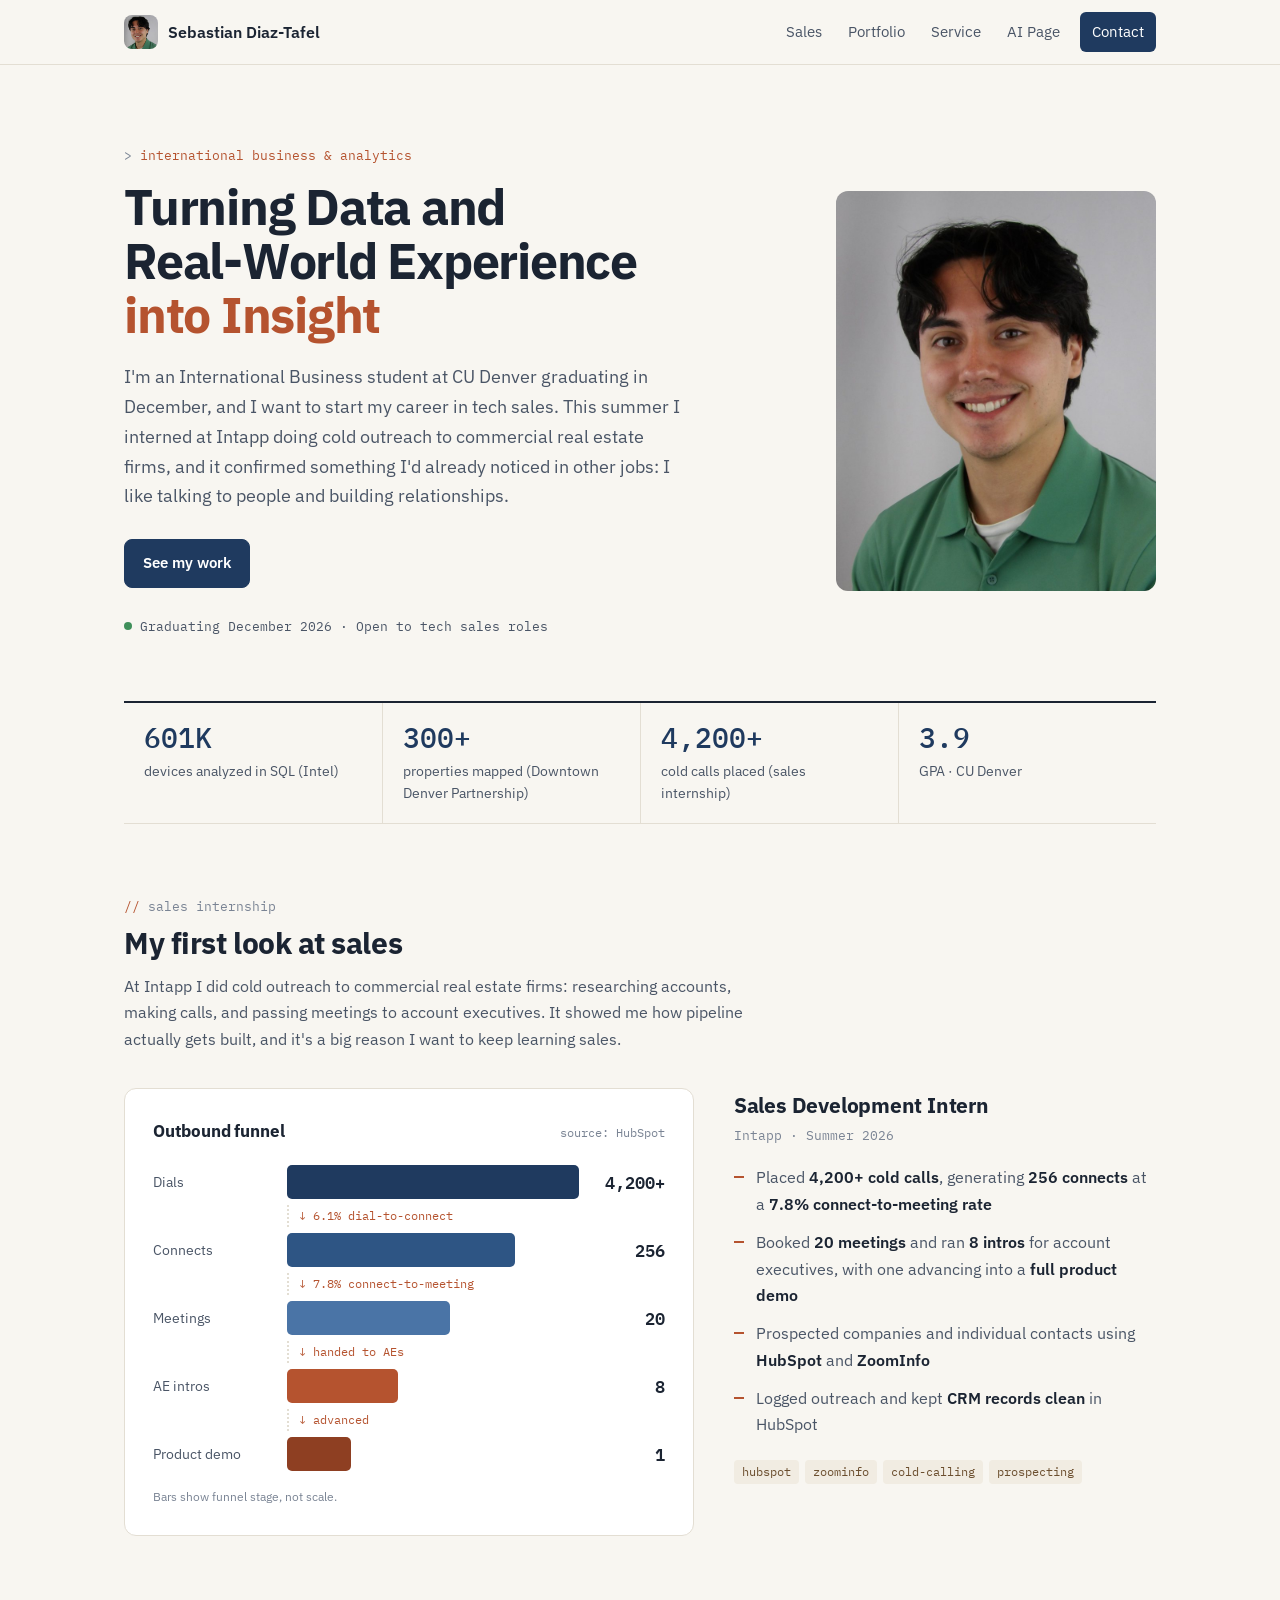
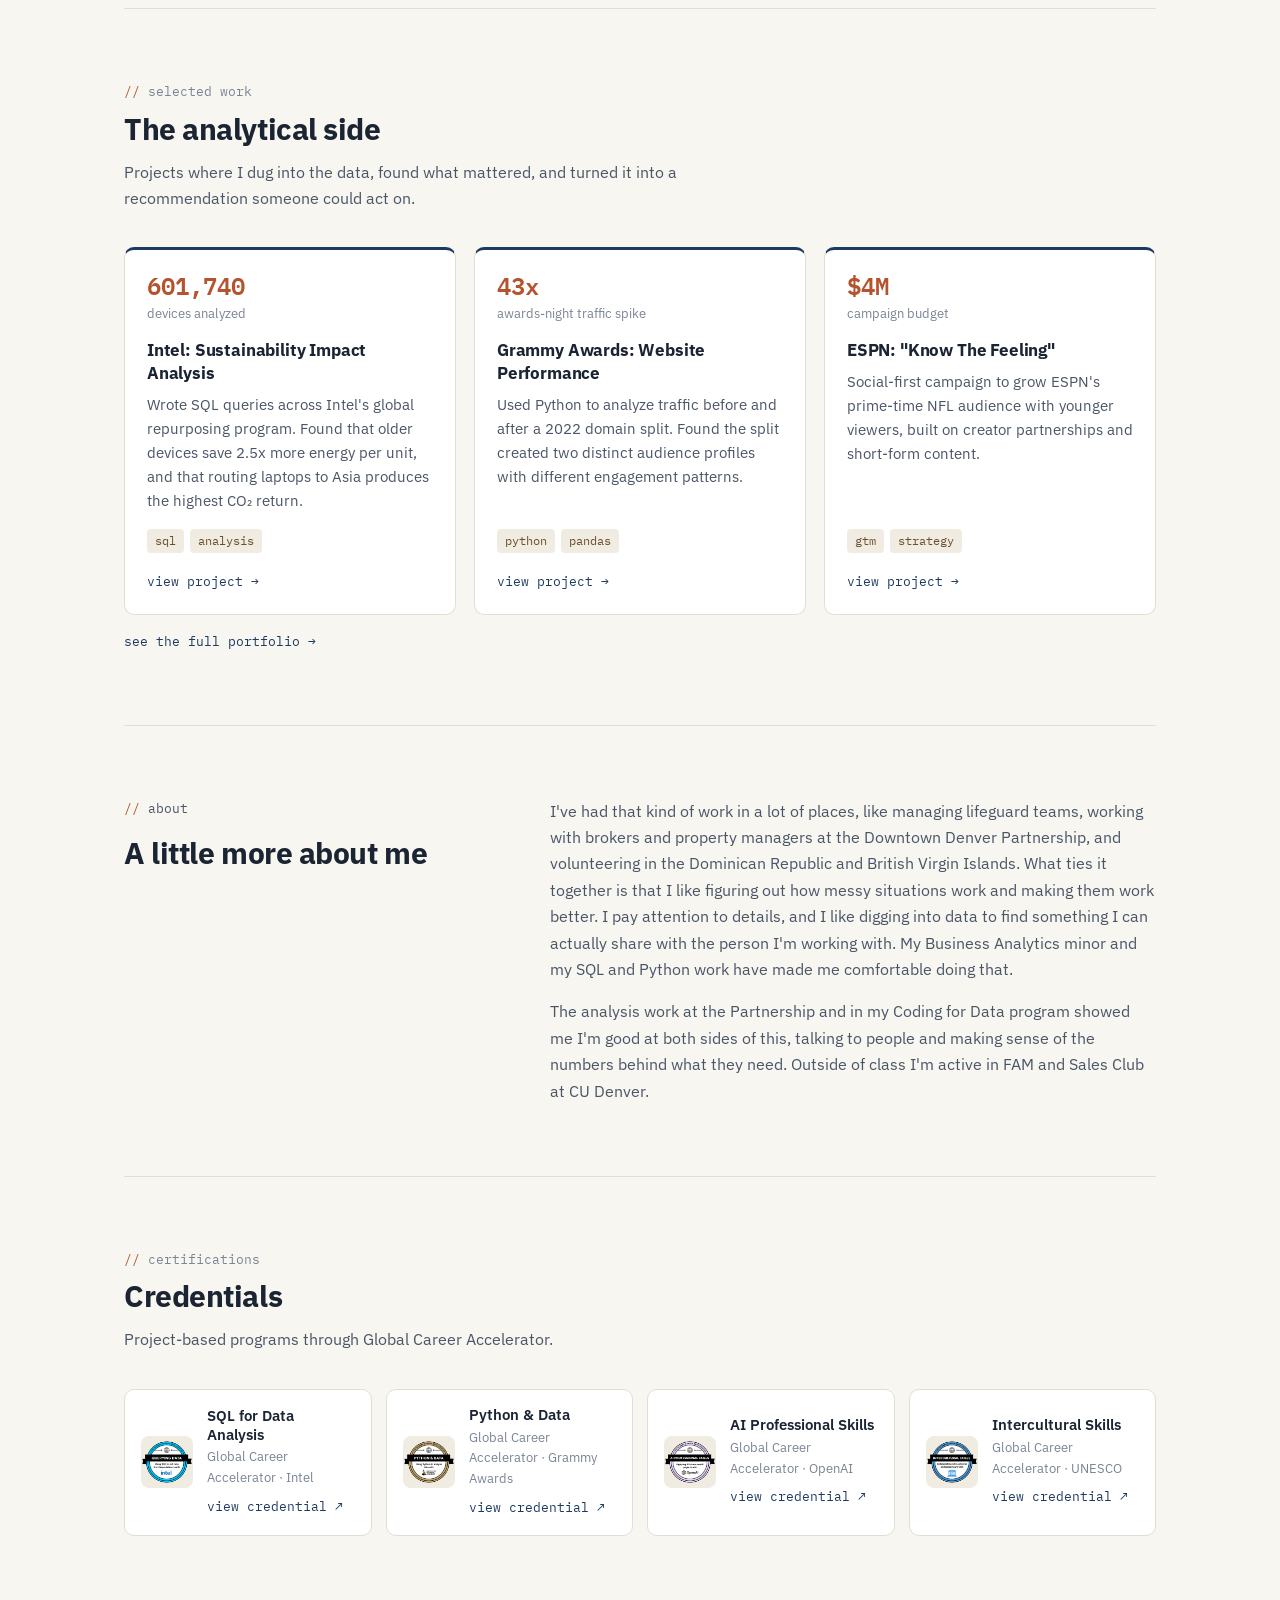
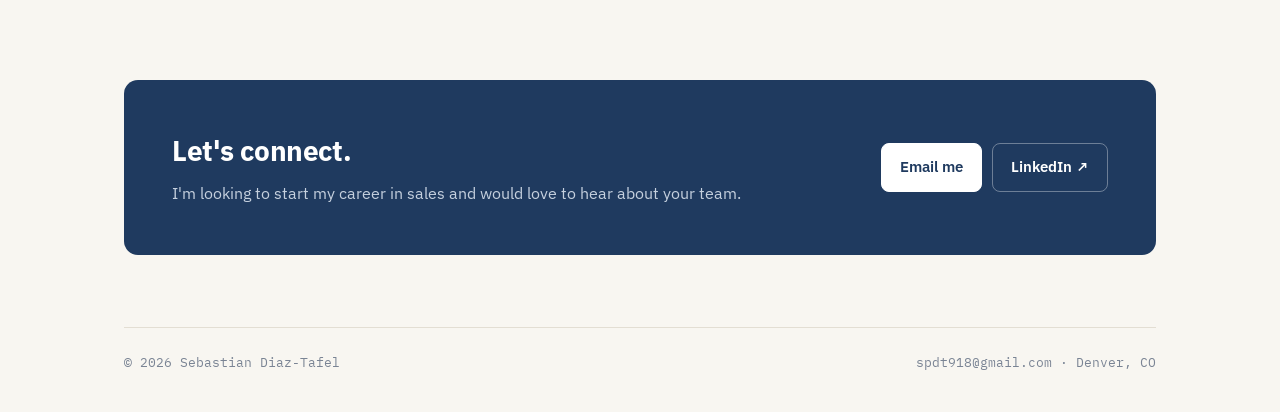
<file: index.html>
<!DOCTYPE html>
<html lang="en">
<head>
  <meta charset="utf-8" />
  <meta name="viewport" content="width=device-width,initial-scale=1" />
  <title>Sebastian Diaz-Tafel | International Business &amp; Analytics</title>
  <meta name="description" content="Sebastian Diaz-Tafel: International Business and Analytics student at CU Denver interested in building a career in sales." />
  <link rel="icon" type="image/jpeg" href="img/headshot_2026_square.jpg" />
  <link rel="preconnect" href="https://fonts.googleapis.com" />
  <link rel="preconnect" href="https://fonts.gstatic.com" crossorigin />
  <link href="https://fonts.googleapis.com/css2?family=IBM+Plex+Mono:wght@400;500;600&family=IBM+Plex+Sans:wght@400;500;600;700&display=swap" rel="stylesheet" />
  <link rel="stylesheet" href="css/site.css?v=24" />
</head>
<body>

<header class="site-header">
  <nav class="container nav">
    <a class="brand" href="index.html"><img src="img/headshot_2026_square.jpg" alt="" />Sebastian Diaz-Tafel</a>
    <ul>
      <li><a href="#sales">Sales</a></li>
      <li><a href="portfolio.html">Portfolio</a></li>
      <li><a href="portfolio.html#service">Service</a></li>
      <li><a href="https://spdt918-cell.github.io/webproject/" target="_blank" rel="noopener">AI Page</a></li>
      <li><a class="cta" href="contact.html">Contact</a></li>
    </ul>
  </nav>
</header>

<main class="container">

  <!-- ============ HERO ============ -->
  <section class="hero">
    <div>
      <p class="eyebrow">international business &amp; analytics</p>
      <!-- EDIT: headline. The <span> part shows in the terracotta accent color. -->
      <h1>Turning Data and Real&#8209;World Experience <span>into Insight</span></h1>
      <p class="lede">I'm an International Business student at CU Denver graduating in December, and I want to start my career in tech sales. This summer I interned at Intapp doing cold outreach to commercial real estate firms, and it confirmed something I'd already noticed in other jobs: I like talking to people and building relationships.</p>
      <div class="btns">
        <a class="btn primary" href="#work">See my work</a>
      </div>
      <div class="status"><i></i>Graduating December 2026 · Open to tech sales roles</div>
    </div>
    <div class="portrait">
      <img src="img/headshot_2026.jpg?v=2" alt="Sebastian Diaz-Tafel" />
    </div>
  </section>

  <!-- ============ STAT STRIP ============ -->
  <div class="strip">
    <div><div class="n">601K</div><div class="l">devices analyzed in SQL (Intel)</div></div>
    <div><div class="n">300+</div><div class="l">properties mapped (Downtown Denver Partnership)</div></div>
    <div><div class="n">4,200+</div><div class="l">cold calls placed (sales internship)</div></div>
    <div><div class="n">3.9</div><div class="l">GPA · CU Denver</div></div>
  </div>

  <!-- ============ SALES INTERNSHIP ============ -->
  <section class="sec flush" id="sales">
    <p class="sec-label">sales internship</p>
    <h2 class="sec-title">My first look at sales</h2>
    <p class="sec-sub">At Intapp I did cold outreach to commercial real estate firms: researching accounts, making calls, and passing meetings to account executives. It showed me how pipeline actually gets built, and it's a big reason I want to keep learning sales.</p>

    <div class="pipe-wrap">
      <div class="pipe">
        <div class="pipe-head"><h3>Outbound funnel</h3><span>source: HubSpot</span></div>
        <div class="stage s1"><span class="name">Dials</span><div class="bar"></div><span class="val">4,200+</span></div>
        <div class="conv"><span>↓ 6.1% dial-to-connect</span></div>
        <div class="stage s2"><span class="name">Connects</span><div class="bar"></div><span class="val">256</span></div>
        <div class="conv"><span>↓ 7.8% connect-to-meeting</span></div>
        <div class="stage s3"><span class="name">Meetings</span><div class="bar"></div><span class="val">20</span></div>
        <div class="conv"><span>↓ handed to AEs</span></div>
        <div class="stage s4"><span class="name">AE intros</span><div class="bar"></div><span class="val">8</span></div>
        <div class="conv"><span>↓ advanced</span></div>
        <div class="stage s5"><span class="name">Product demo</span><div class="bar"></div><span class="val">1</span></div>
        <p class="pipe-note">Bars show funnel stage, not scale.</p>
      </div>

      <div class="role">
        <!-- EDIT: confirm your actual title -->
        <h3>Sales Development Intern</h3>
        <p class="co">Intapp · Summer 2026</p>
        <ul class="dash-list">
          <li>Placed <strong>4,200+ cold calls</strong>, generating <strong>256 connects</strong> at a <strong>7.8% connect-to-meeting rate</strong></li>
          <li>Booked <strong>20 meetings</strong> and ran <strong>8 intros</strong> for account executives, with one advancing into a <strong>full product demo</strong></li>
          <li>Prospected companies and individual contacts using <strong>HubSpot</strong> and <strong>ZoomInfo</strong></li>
          <li>Logged outreach and kept <strong>CRM records clean</strong> in HubSpot</li>
        </ul>
        <div class="tags"><span class="tag">hubspot</span><span class="tag">zoominfo</span><span class="tag">cold-calling</span><span class="tag">prospecting</span></div>
      </div>
    </div>
  </section>

  <!-- ============ SELECTED WORK ============ -->
  <section class="sec" id="work">
    <p class="sec-label">selected work</p>
    <h2 class="sec-title">The analytical side</h2>
    <p class="sec-sub">Projects where I dug into the data, found what mattered, and turned it into a recommendation someone could act on.</p>
    <div class="cards">
      <a class="card" href="intel.html">
        <div class="kpi">601,740</div><div class="kpi-l">devices analyzed</div>
        <h3>Intel: Sustainability Impact Analysis</h3>
        <p>Wrote SQL queries across Intel's global repurposing program. Found that older devices save 2.5x more energy per unit, and that routing laptops to Asia produces the highest CO₂ return.</p>
        <div class="tags"><span class="tag">sql</span><span class="tag">analysis</span></div>
        <div class="go">view project →</div>
      </a>
      <a class="card" href="grammys.html">
        <div class="kpi">43x</div><div class="kpi-l">awards-night traffic spike</div>
        <h3>Grammy Awards: Website Performance</h3>
        <p>Used Python to analyze traffic before and after a 2022 domain split. Found the split created two distinct audience profiles with different engagement patterns.</p>
        <div class="tags"><span class="tag">python</span><span class="tag">pandas</span></div>
        <div class="go">view project →</div>
      </a>
      <a class="card" href="espn.html">
        <div class="kpi">$4M</div><div class="kpi-l">campaign budget</div>
        <h3>ESPN: "Know The Feeling"</h3>
        <p>Social-first campaign to grow ESPN's prime-time NFL audience with younger viewers, built on creator partnerships and short-form content.</p>
        <div class="tags"><span class="tag">gtm</span><span class="tag">strategy</span></div>
        <div class="go">view project →</div>
      </a>
    </div>
    <div class="link-row"><a class="text-link" href="portfolio.html">see the full portfolio →</a></div>
  </section>

  <!-- ============ ABOUT ============ -->
  <section class="sec" id="about">
    <div class="about">
      <div>
        <p class="sec-label">about</p>
        <h2 class="sec-title">A little more about me</h2>
      </div>
      <div>
        <p>I've had that kind of work in a lot of places, like managing lifeguard teams, working with brokers and property managers at the Downtown Denver Partnership, and volunteering in the Dominican Republic and British Virgin Islands. What ties it together is that I like figuring out how messy situations work and making them work better. I pay attention to details, and I like digging into data to find something I can actually share with the person I'm working with. My Business Analytics minor and my SQL and Python work have made me comfortable doing that.</p>
        <p>The analysis work at the Partnership and in my Coding for Data program showed me I'm good at both sides of this, talking to people and making sense of the numbers behind what they need. Outside of class I'm active in FAM and Sales Club at CU Denver.</p>
      </div>
    </div>
  </section>

  <!-- ============ CERTIFICATIONS ============ -->
  <section class="sec" id="certifications">
    <p class="sec-label">certifications</p>
    <h2 class="sec-title">Credentials</h2>
    <p class="sec-sub">Project-based programs through Global Career Accelerator.</p>
    <div class="cert-grid">
      <div class="cert">
        <img src="img/sql_cert.png" alt="SQL certification badge" />
        <div><span class="cert-name">SQL for Data Analysis</span><span class="cert-meta">Global Career Accelerator · Intel</span>
        <a class="text-link" href="https://www.credential.net/c2eef316-ad48-4fb8-9307-15c15a381be4#acc.vykzldYH" target="_blank" rel="noopener">view credential ↗</a></div>
      </div>
      <div class="cert">
        <img src="img/python_cert.png" alt="Python and Data certification badge" />
        <div><span class="cert-name">Python &amp; Data</span><span class="cert-meta">Global Career Accelerator · Grammy Awards</span>
        <a class="text-link" href="https://www.credential.net/97b9d763-7e92-49d7-94a9-0d74dcc61281#acc.Ionb2KN3" target="_blank" rel="noopener">view credential ↗</a></div>
      </div>
      <div class="cert">
        <img src="img/ai_cert.png" alt="AI Professional Skills certification badge" />
        <div><span class="cert-name">AI Professional Skills</span><span class="cert-meta">Global Career Accelerator · OpenAI</span>
        <a class="text-link" href="https://www.credential.net/e2cc8287-d110-44d1-a71f-a9e02488f3a0#acc.tVMAbhiF" target="_blank" rel="noopener">view credential ↗</a></div>
      </div>
      <div class="cert">
        <img src="img/intl_cert.png" alt="Intercultural Skills certification badge" />
        <div><span class="cert-name">Intercultural Skills</span><span class="cert-meta">Global Career Accelerator · UNESCO</span>
        <a class="text-link" href="https://www.credential.net/89373909-fa38-48b8-9684-ed69a221d668#acc.yE48LNac" target="_blank" rel="noopener">view credential ↗</a></div>
      </div>
    </div>
  </section>

  <!-- ============ CONTACT CTA ============ -->
  <section class="final">
    <div>
      <h2>Let's connect.</h2>
      <p>I'm looking to start my career in sales and would love to hear about your team.</p>
    </div>
    <div class="btns">
      <a class="btn primary" href="mailto:spdt918@gmail.com">Email me</a>
      <a class="btn secondary" href="https://www.linkedin.com/in/sdiaztafel" target="_blank" rel="noopener">LinkedIn ↗</a>
    </div>
  </section>

  <footer class="site-footer">
    <span>© <span id="y">2026</span> Sebastian Diaz-Tafel</span>
    <span><a href="mailto:spdt918@gmail.com">spdt918@gmail.com</a> · Denver, CO</span>
  </footer>
</main>

<script>document.getElementById('y').textContent = new Date().getFullYear()</script>
</body>
</html>
</file>
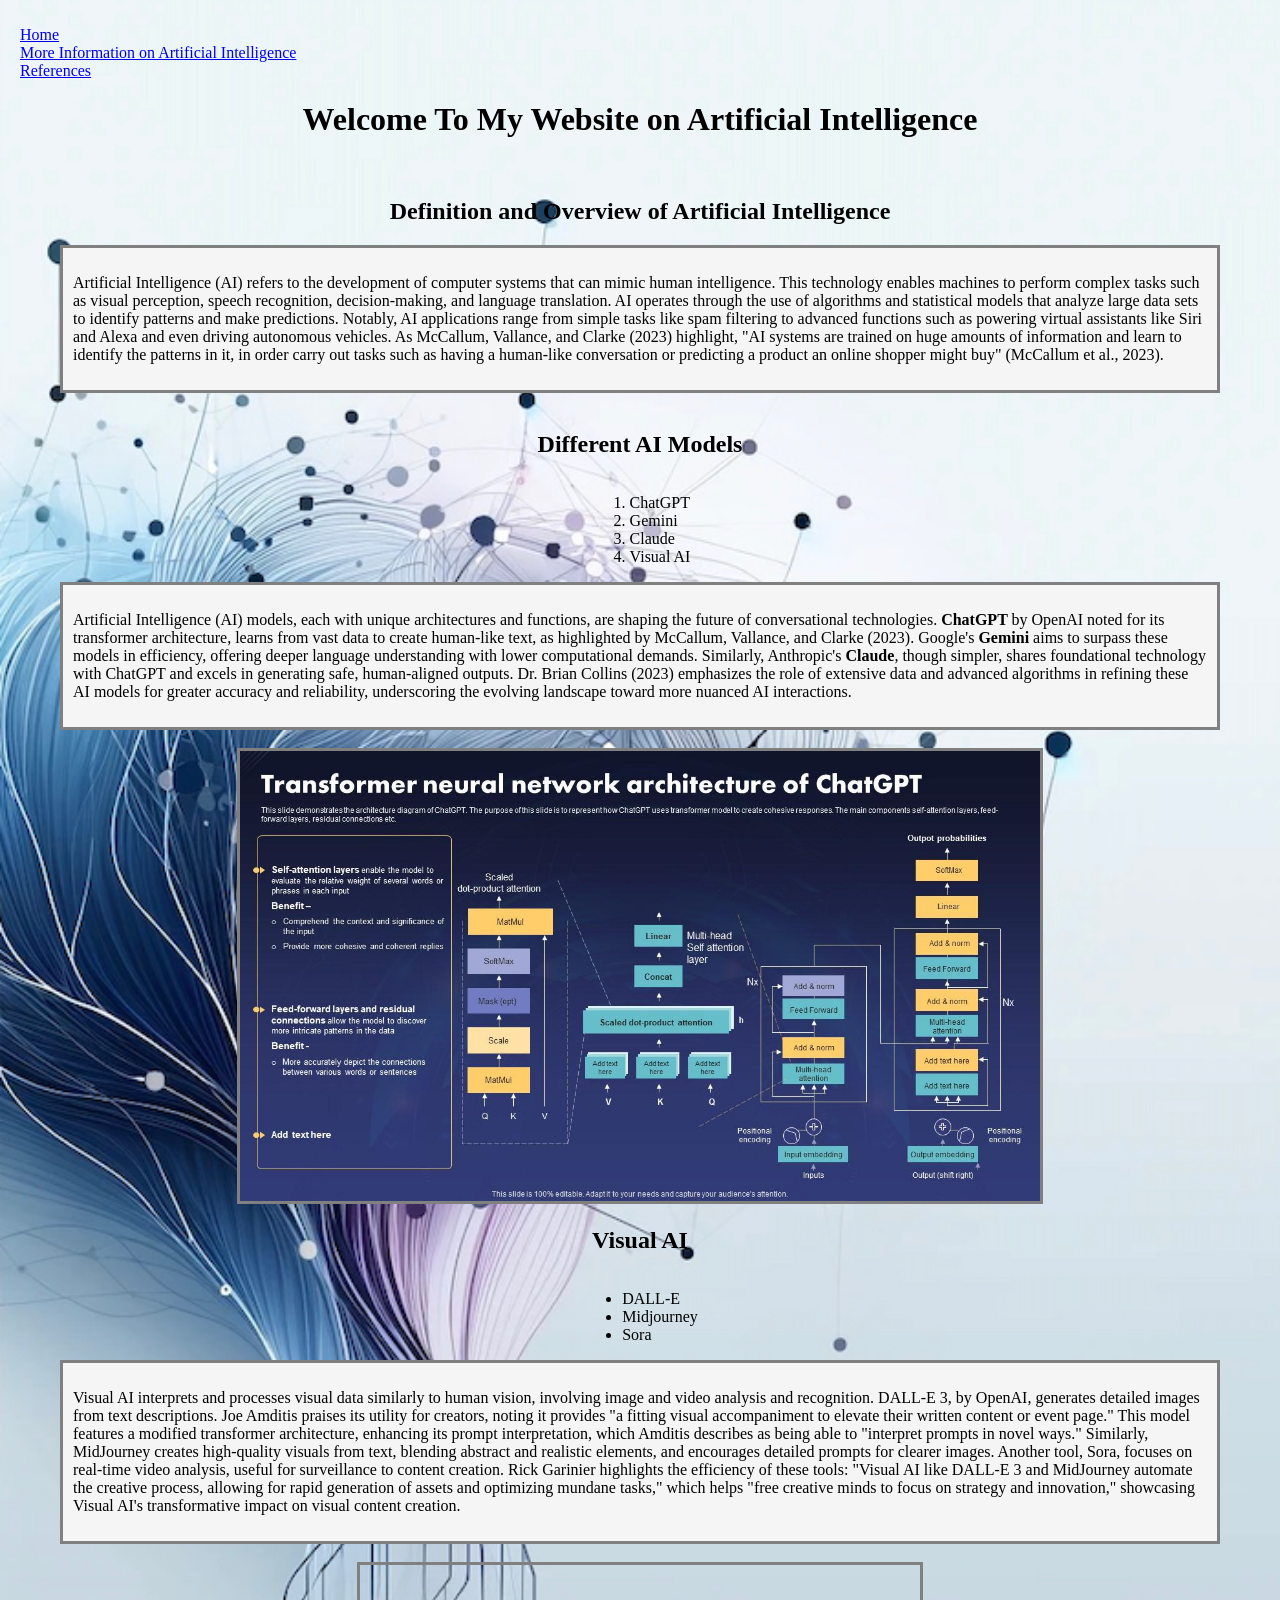
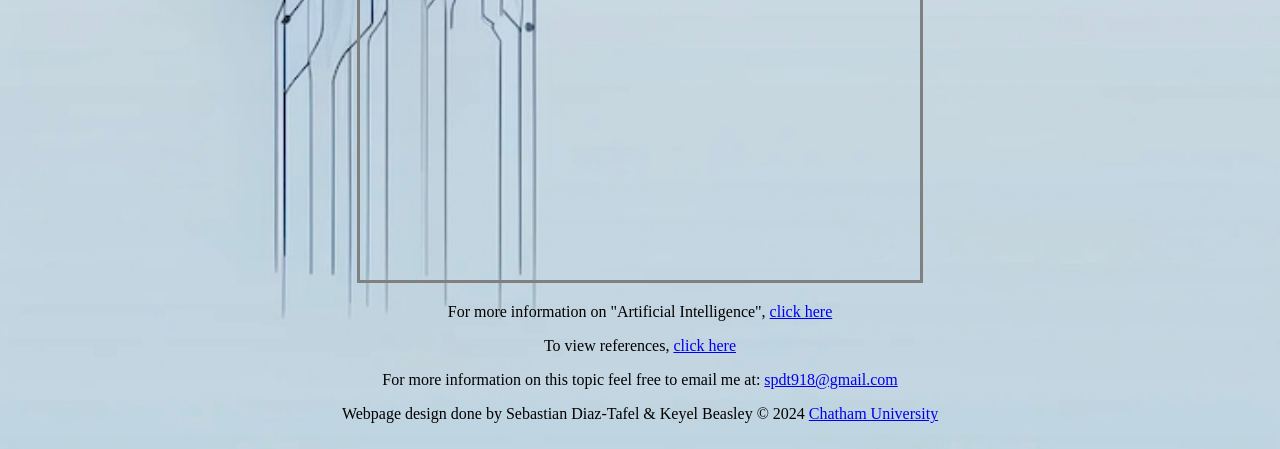
<file: webproject/webproject/public_html/index.html>
<!DOCTYPE html>

<header>
    <ul style="list-style-type: none; margin-left: auto; text-align: left; padding-left: 10px;">
    <li><a href="index.html">Home</a></li>
    <li><a href="secondpage.html">More Information on Artificial Intelligence</a></li>
    <li><a href="references.html">References</a></li>
</ul>
</header>

<html>
<head>
    <link rel="stylesheet" type="text/css" href="style.css">
    <title>Artificial Intelligence</title>
</head>
<center>
<h1>Welcome To My Website on Artificial Intelligence</h1>
</center>
<br>
<body>
   <center>
    <h2>Definition and Overview of Artificial Intelligence</h2>
</center>
    <div class="margin-modifier">
    <div class="box-p">
    <p>Artificial Intelligence (AI) refers to the development of computer systems that can mimic human intelligence. This technology enables machines to perform complex tasks such as visual perception, speech recognition, decision-making, and language translation. AI operates through the use of algorithms and statistical models that analyze large data sets to identify patterns and make predictions. Notably, AI applications range from simple tasks like spam filtering to advanced functions such as powering virtual assistants like Siri and Alexa and even driving autonomous vehicles. As McCallum, Vallance, and Clarke (2023) highlight, "AI systems are trained on huge amounts of information and learn to identify the patterns in it, in order carry out tasks such as having a human-like conversation or predicting a product an online shopper might buy" (McCallum et al., 2023).</p>
</div>
</div>

    <br>
    <center>
    <h2>Different AI Models</h2>
</center>


<div style="display: flex; justify-content: center;">
    <ol>
        <li>ChatGPT</li>
        <li>Gemini</li>
        <li>Claude</li>
        <li>Visual AI</li>
    </ol>
</div>



    </body>
    <div class="margin-modifier">
        <div class="box-p">
    <p>Artificial Intelligence (AI) models, each with unique architectures and functions, are shaping the future of conversational technologies. <strong>ChatGPT </strong>by OpenAI noted for its transformer architecture, learns from vast data to create human-like text, as highlighted by McCallum, Vallance, and Clarke (2023). Google's <strong>Gemini</strong> aims to surpass these models in efficiency, offering deeper language understanding with lower computational demands. Similarly, Anthropic's <strong>Claude</strong>, though simpler, shares foundational technology with ChatGPT and excels in generating safe, human-aligned outputs. Dr. Brian Collins (2023) emphasizes the role of extensive data and advanced algorithms in refining these AI models for greater accuracy and reliability, underscoring the evolving landscape toward more nuanced AI interactions.</p>
</div>
</div>
<br>
        <center>
    <img src="images/chatgptgraph.jpeg" style="width:800px; height:auto; border: 3px solid gray;" alt="Transformer Neural Network Graph" />
</center>
<center>
    <h2> Visual AI</h2>
</center>
<div style="display: flex; justify-content: center;">
    <ul>
        <li>DALL-E</li>
        <li>Midjourney</li>
        <li>Sora</li>
    </ul>
</div>
    <div class="margin-modifier">
    <div class="box-p">
    <p> Visual AI interprets and processes visual data similarly to human vision, involving image and video analysis and recognition. DALL-E 3, by OpenAI, generates detailed images from text descriptions. Joe Amditis praises its utility for creators, noting it provides "a fitting visual accompaniment to elevate their written content or event page." This model features a modified transformer architecture, enhancing its prompt interpretation, which Amditis describes as being able to "interpret prompts in novel ways." Similarly, MidJourney creates high-quality visuals from text, blending abstract and realistic elements, and encourages detailed prompts for clearer images. Another tool, Sora, focuses on real-time video analysis, useful for surveillance to content creation. Rick Garinier highlights the efficiency of these tools: "Visual AI like DALL-E 3 and MidJourney automate the creative process, allowing for rapid generation of assets and optimizing mundane tasks," which helps "free creative minds to focus on strategy and innovation," showcasing Visual AI's transformative impact on visual content creation.</p>
</div>
</div>
<br>
<center>
    <iframe width="560" height="315" src="https://www.youtube.com/embed/RzkD_rTEBYs?si=6On0Dh21r2DMi0sp" title="YouTube video player" frameborder="0" allow="accelerometer; autoplay; clipboard-write; encrypted-media; gyroscope; picture-in-picture; web-share" referrerpolicy="strict-origin-when-cross-origin" allowfullscreen style="border: 3px solid gray;"></iframe>
</center>

<center>
    <p>For more information on "Artificial Intelligence", <a href="secondpage.html">click here</a></p>
    <p>To view references, <a href="references.html">click here</a></p>
    <p>For more information on this topic feel free to email me at: <a href="mailto:spdt918@gmail.com">spdt918@gmail.com</a></p>
    <p>Webpage design done by Sebastian Diaz-Tafel & Keyel Beasley &#169; 2024 <a href="https://www.chatham.edu/">Chatham University</a></p>
</center>
</body>
</html>
</file>
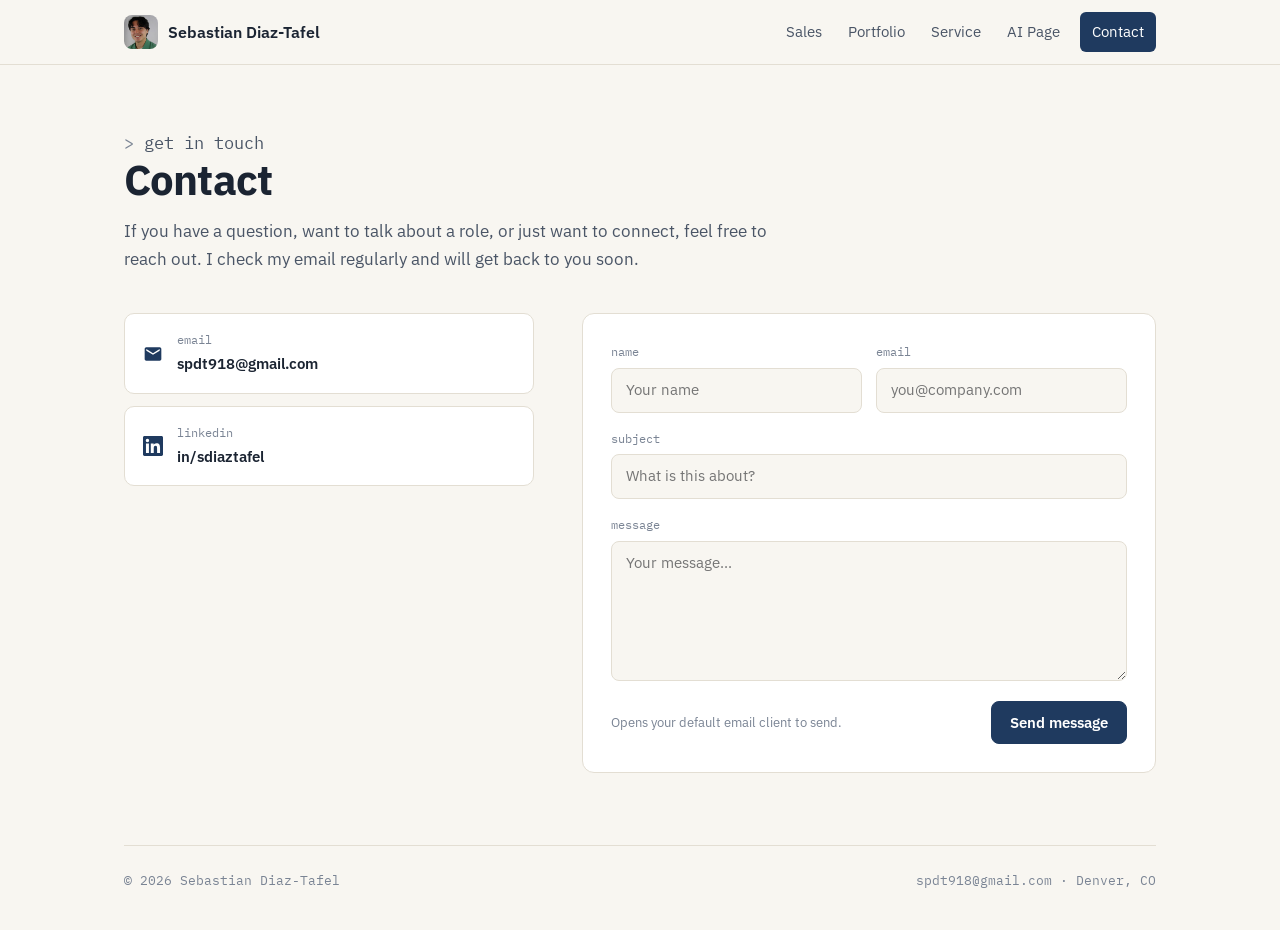
<file: contact.html>
<!DOCTYPE html>
<html lang="en">
<head>
  <meta charset="utf-8" />
  <meta name="viewport" content="width=device-width,initial-scale=1" />
  <title>Contact | Sebastian Diaz-Tafel</title>
  <link rel="icon" type="image/jpeg" href="img/headshot_2026_square.jpg" />
  <link rel="preconnect" href="https://fonts.googleapis.com" />
  <link rel="preconnect" href="https://fonts.gstatic.com" crossorigin />
  <link href="https://fonts.googleapis.com/css2?family=IBM+Plex+Mono:wght@400;500;600&family=IBM+Plex+Sans:wght@400;500;600;700&display=swap" rel="stylesheet" />
  <link rel="stylesheet" href="css/site.css?v=24" />
</head>
<body>

<header class="site-header">
  <nav class="container nav">
    <a class="brand" href="index.html"><img src="img/headshot_2026_square.jpg" alt="" />Sebastian Diaz-Tafel</a>
    <ul>
      <li><a href="index.html#sales">Sales</a></li>
      <li><a href="portfolio.html">Portfolio</a></li>
      <li><a href="portfolio.html#service">Service</a></li>
      <li><a href="https://spdt918-cell.github.io/webproject/" target="_blank" rel="noopener">AI Page</a></li>
      <li><a class="cta" href="contact.html">Contact</a></li>
    </ul>
  </nav>
</header>

<main class="container">

  <div class="page-intro">
    <p class="eyebrow">get in touch</p>
    <h1>Contact</h1>
    <p>If you have a question, want to talk about a role, or just want to connect, feel free to reach out. I check my email regularly and will get back to you soon.</p>
  </div>

  <div class="contact-grid">
    <div class="contact-list">
      <a class="contact-link" href="mailto:spdt918@gmail.com">
        <svg viewBox="0 0 24 24" aria-hidden="true"><path d="M20 4H4C2.9 4 2 4.9 2 6v12c0 1.1.9 2 2 2h16c1.1 0 2-.9 2-2V6c0-1.1-.9-2-2-2zm0 4-8 5-8-5V6l8 5 8-5v2z"/></svg>
        <div><small>email</small><span>spdt918@gmail.com</span></div>
      </a>
      <a class="contact-link" href="https://www.linkedin.com/in/sdiaztafel" target="_blank" rel="noopener">
        <svg viewBox="0 0 24 24" aria-hidden="true"><path d="M20.447 20.452h-3.554v-5.569c0-1.328-.027-3.037-1.852-3.037-1.853 0-2.136 1.445-2.136 2.939v5.667H9.351V9h3.414v1.561h.046c.477-.9 1.637-1.85 3.37-1.85 3.601 0 4.267 2.37 4.267 5.455v6.286zM5.337 7.433a2.062 2.062 0 0 1-2.063-2.065 2.064 2.064 0 1 1 2.063 2.065zm1.782 13.019H3.555V9h3.564v11.452zM22.225 0H1.771C.792 0 0 .774 0 1.729v20.542C0 23.227.792 24 1.771 24h20.451C23.2 24 24 23.227 24 22.271V1.729C24 .774 23.2 0 22.222 0h.003z"/></svg>
        <div><small>linkedin</small><span>in/sdiaztafel</span></div>
      </a>
    </div>

    <form class="form" action="mailto:spdt918@gmail.com" method="GET" enctype="text/plain">
      <div class="form-row">
        <div class="field">
          <label for="name">name</label>
          <input type="text" id="name" name="name" placeholder="Your name" required />
        </div>
        <div class="field">
          <label for="email">email</label>
          <input type="email" id="email" name="email" placeholder="you@company.com" required />
        </div>
      </div>
      <div class="field">
        <label for="subject">subject</label>
        <input type="text" id="subject" name="subject" placeholder="What is this about?" />
      </div>
      <div class="field">
        <label for="body">message</label>
        <textarea id="body" name="body" placeholder="Your message..."></textarea>
      </div>
      <div class="form-footer">
        <span class="form-note">Opens your default email client to send.</span>
        <button type="submit" class="btn primary">Send message</button>
      </div>
    </form>
  </div>

  <footer class="site-footer">
    <span>© <span id="y">2026</span> Sebastian Diaz-Tafel</span>
    <span><a href="mailto:spdt918@gmail.com">spdt918@gmail.com</a> · Denver, CO</span>
  </footer>
</main>

<script>document.getElementById('y').textContent = new Date().getFullYear()</script>
</body>
</html>
</file>
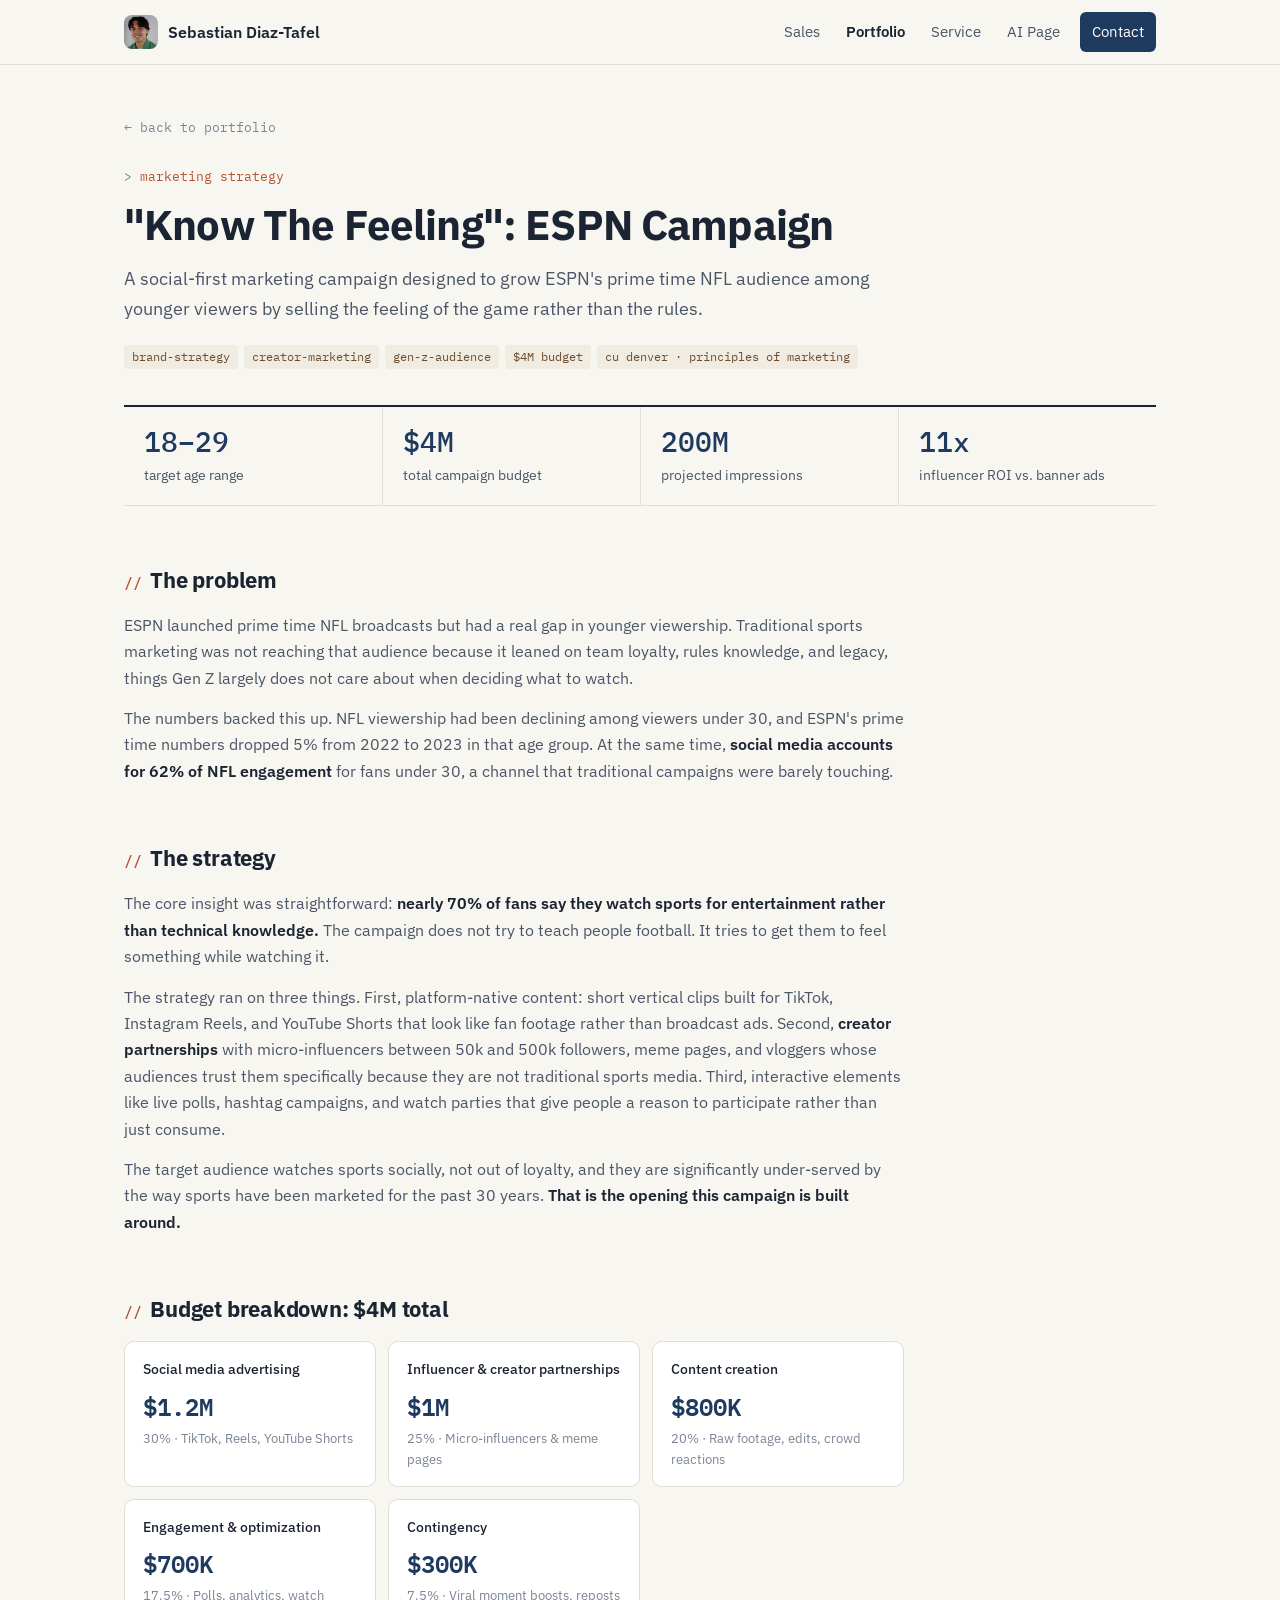
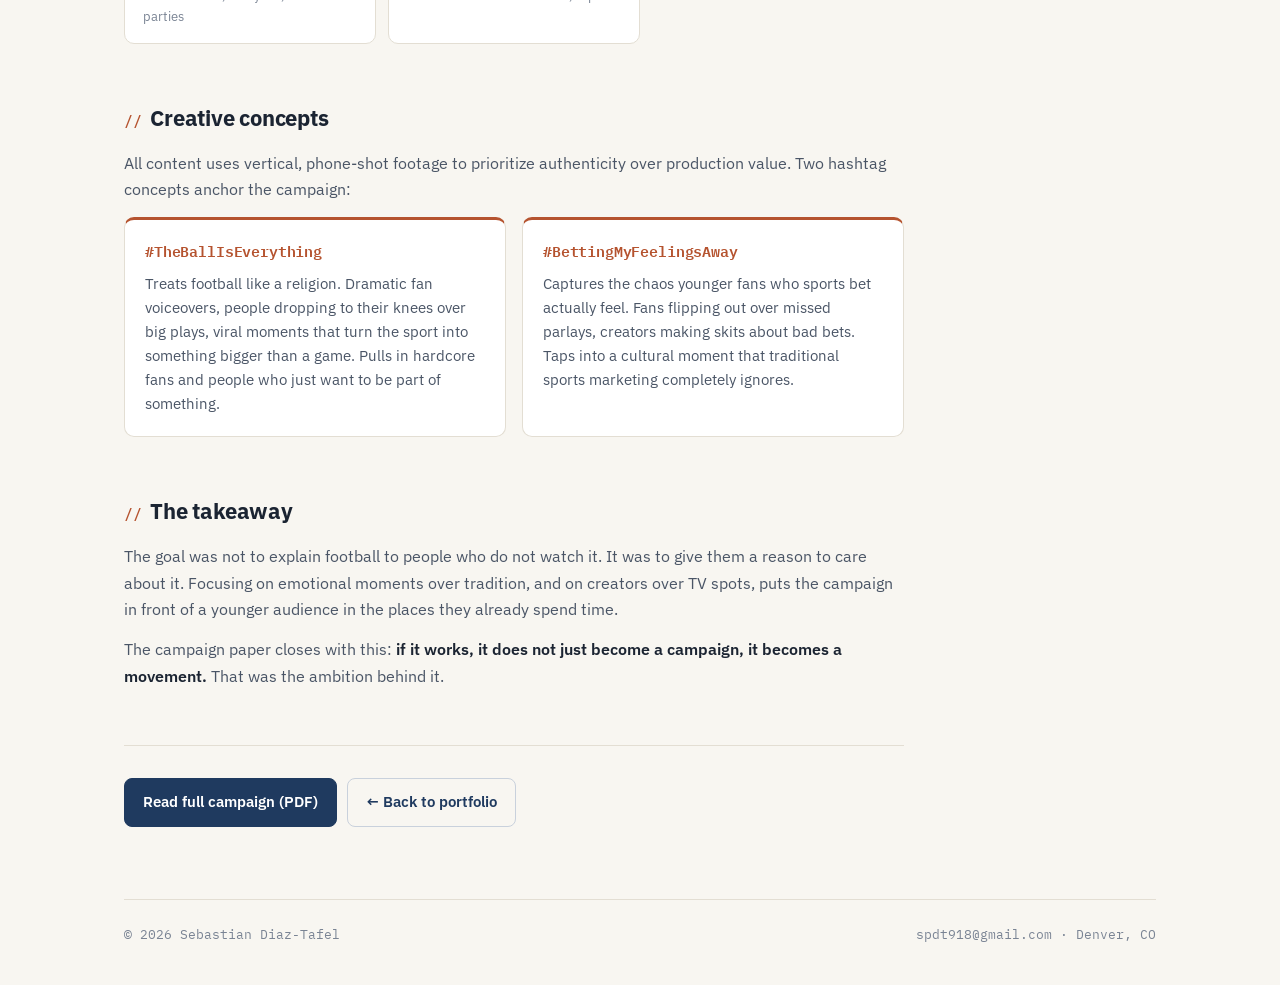
<file: espn.html>
<!DOCTYPE html>
<html lang="en">
<head>
  <meta charset="utf-8" />
  <meta name="viewport" content="width=device-width,initial-scale=1" />
  <title>ESPN "Know The Feeling" Campaign | Sebastian Diaz-Tafel</title>
  <link rel="icon" type="image/jpeg" href="img/headshot_2026_square.jpg" />
  <link rel="preconnect" href="https://fonts.googleapis.com" />
  <link rel="preconnect" href="https://fonts.gstatic.com" crossorigin />
  <link href="https://fonts.googleapis.com/css2?family=IBM+Plex+Mono:wght@400;500;600&family=IBM+Plex+Sans:wght@400;500;600;700&display=swap" rel="stylesheet" />
  <link rel="stylesheet" href="css/site.css?v=24" />
</head>
<body>

<header class="site-header">
  <nav class="container nav">
    <a class="brand" href="index.html"><img src="img/headshot_2026_square.jpg" alt="" />Sebastian Diaz-Tafel</a>
    <ul>
      <li><a href="index.html#sales">Sales</a></li>
      <li><a class="active" href="portfolio.html">Portfolio</a></li>
      <li><a href="portfolio.html#service">Service</a></li>
      <li><a href="https://spdt918-cell.github.io/webproject/" target="_blank" rel="noopener">AI Page</a></li>
      <li><a class="cta" href="contact.html">Contact</a></li>
    </ul>
  </nav>
</header>

<main class="container">

  <div class="project-hero">
    <a class="back-link" href="portfolio.html">← back to portfolio</a>
    <p class="eyebrow">marketing strategy</p>
    <h1>"Know The Feeling": ESPN Campaign</h1>
    <p class="lede">A social-first marketing campaign designed to grow ESPN's prime time NFL audience among younger viewers by selling the feeling of the game rather than the rules.</p>
    <div class="tags">
      <span class="tag">brand-strategy</span>
      <span class="tag">creator-marketing</span>
      <span class="tag">gen-z-audience</span>
      <span class="tag">$4M budget</span>
      <span class="tag">cu denver · principles of marketing</span>
    </div>
  </div>

  <div class="strip">
    <div><div class="n">18–29</div><div class="l">target age range</div></div>
    <div><div class="n">$4M</div><div class="l">total campaign budget</div></div>
    <div><div class="n">200M</div><div class="l">projected impressions</div></div>
    <div><div class="n">11x</div><div class="l">influencer ROI vs. banner ads</div></div>
  </div>

  <div class="project-body">

    <section class="project-section">
      <h2>The problem</h2>
      <p>ESPN launched prime time NFL broadcasts but had a real gap in younger viewership. Traditional sports marketing was not reaching that audience because it leaned on team loyalty, rules knowledge, and legacy, things Gen Z largely does not care about when deciding what to watch.</p>
      <p>The numbers backed this up. NFL viewership had been declining among viewers under 30, and ESPN's prime time numbers dropped 5% from 2022 to 2023 in that age group. At the same time, <strong>social media accounts for 62% of NFL engagement</strong> for fans under 30, a channel that traditional campaigns were barely touching.</p>
    </section>

    <section class="project-section">
      <h2>The strategy</h2>
      <p>The core insight was straightforward: <strong>nearly 70% of fans say they watch sports for entertainment rather than technical knowledge.</strong> The campaign does not try to teach people football. It tries to get them to feel something while watching it.</p>
      <p>The strategy ran on three things. First, platform-native content: short vertical clips built for TikTok, Instagram Reels, and YouTube Shorts that look like fan footage rather than broadcast ads. Second, <strong>creator partnerships</strong> with micro-influencers between 50k and 500k followers, meme pages, and vloggers whose audiences trust them specifically because they are not traditional sports media. Third, interactive elements like live polls, hashtag campaigns, and watch parties that give people a reason to participate rather than just consume.</p>
      <p>The target audience watches sports socially, not out of loyalty, and they are significantly under-served by the way sports have been marketed for the past 30 years. <strong>That is the opening this campaign is built around.</strong></p>
    </section>

    <section class="project-section">
      <h2>Budget breakdown: $4M total</h2>
      <div class="budget">
        <div><div class="b-label">Social media advertising</div><div class="b-amount">$1.2M</div><div class="b-pct">30% · TikTok, Reels, YouTube Shorts</div></div>
        <div><div class="b-label">Influencer &amp; creator partnerships</div><div class="b-amount">$1M</div><div class="b-pct">25% · Micro-influencers &amp; meme pages</div></div>
        <div><div class="b-label">Content creation</div><div class="b-amount">$800K</div><div class="b-pct">20% · Raw footage, edits, crowd reactions</div></div>
        <div><div class="b-label">Engagement &amp; optimization</div><div class="b-amount">$700K</div><div class="b-pct">17.5% · Polls, analytics, watch parties</div></div>
        <div><div class="b-label">Contingency</div><div class="b-amount">$300K</div><div class="b-pct">7.5% · Viral moment boosts, reposts</div></div>
      </div>
    </section>

    <section class="project-section">
      <h2>Creative concepts</h2>
      <p>All content uses vertical, phone-shot footage to prioritize authenticity over production value. Two hashtag concepts anchor the campaign:</p>
      <div class="concepts">
        <div class="concept">
          <h3>#TheBallIsEverything</h3>
          <p>Treats football like a religion. Dramatic fan voiceovers, people dropping to their knees over big plays, viral moments that turn the sport into something bigger than a game. Pulls in hardcore fans and people who just want to be part of something.</p>
        </div>
        <div class="concept">
          <h3>#BettingMyFeelingsAway</h3>
          <p>Captures the chaos younger fans who sports bet actually feel. Fans flipping out over missed parlays, creators making skits about bad bets. Taps into a cultural moment that traditional sports marketing completely ignores.</p>
        </div>
      </div>
    </section>

    <section class="project-section">
      <h2>The takeaway</h2>
      <p>The goal was not to explain football to people who do not watch it. It was to give them a reason to care about it. Focusing on emotional moments over tradition, and on creators over TV spots, puts the campaign in front of a younger audience in the places they already spend time.</p>
      <p>The campaign paper closes with this: <strong>if it works, it does not just become a campaign, it becomes a movement.</strong> That was the ambition behind it.</p>
    </section>

    <div class="project-cta">
      <a class="btn primary" href="docs/know_the_feeling_marketing_campaign.pdf" target="_blank" rel="noopener">Read full campaign (PDF)</a>
      <a class="btn secondary" href="portfolio.html">← Back to portfolio</a>
    </div>
  </div>

  <footer class="site-footer">
    <span>© <span id="y">2026</span> Sebastian Diaz-Tafel</span>
    <span><a href="mailto:spdt918@gmail.com">spdt918@gmail.com</a> · Denver, CO</span>
  </footer>
</main>

<script>document.getElementById('y').textContent = new Date().getFullYear()</script>
</body>
</html>
</file>
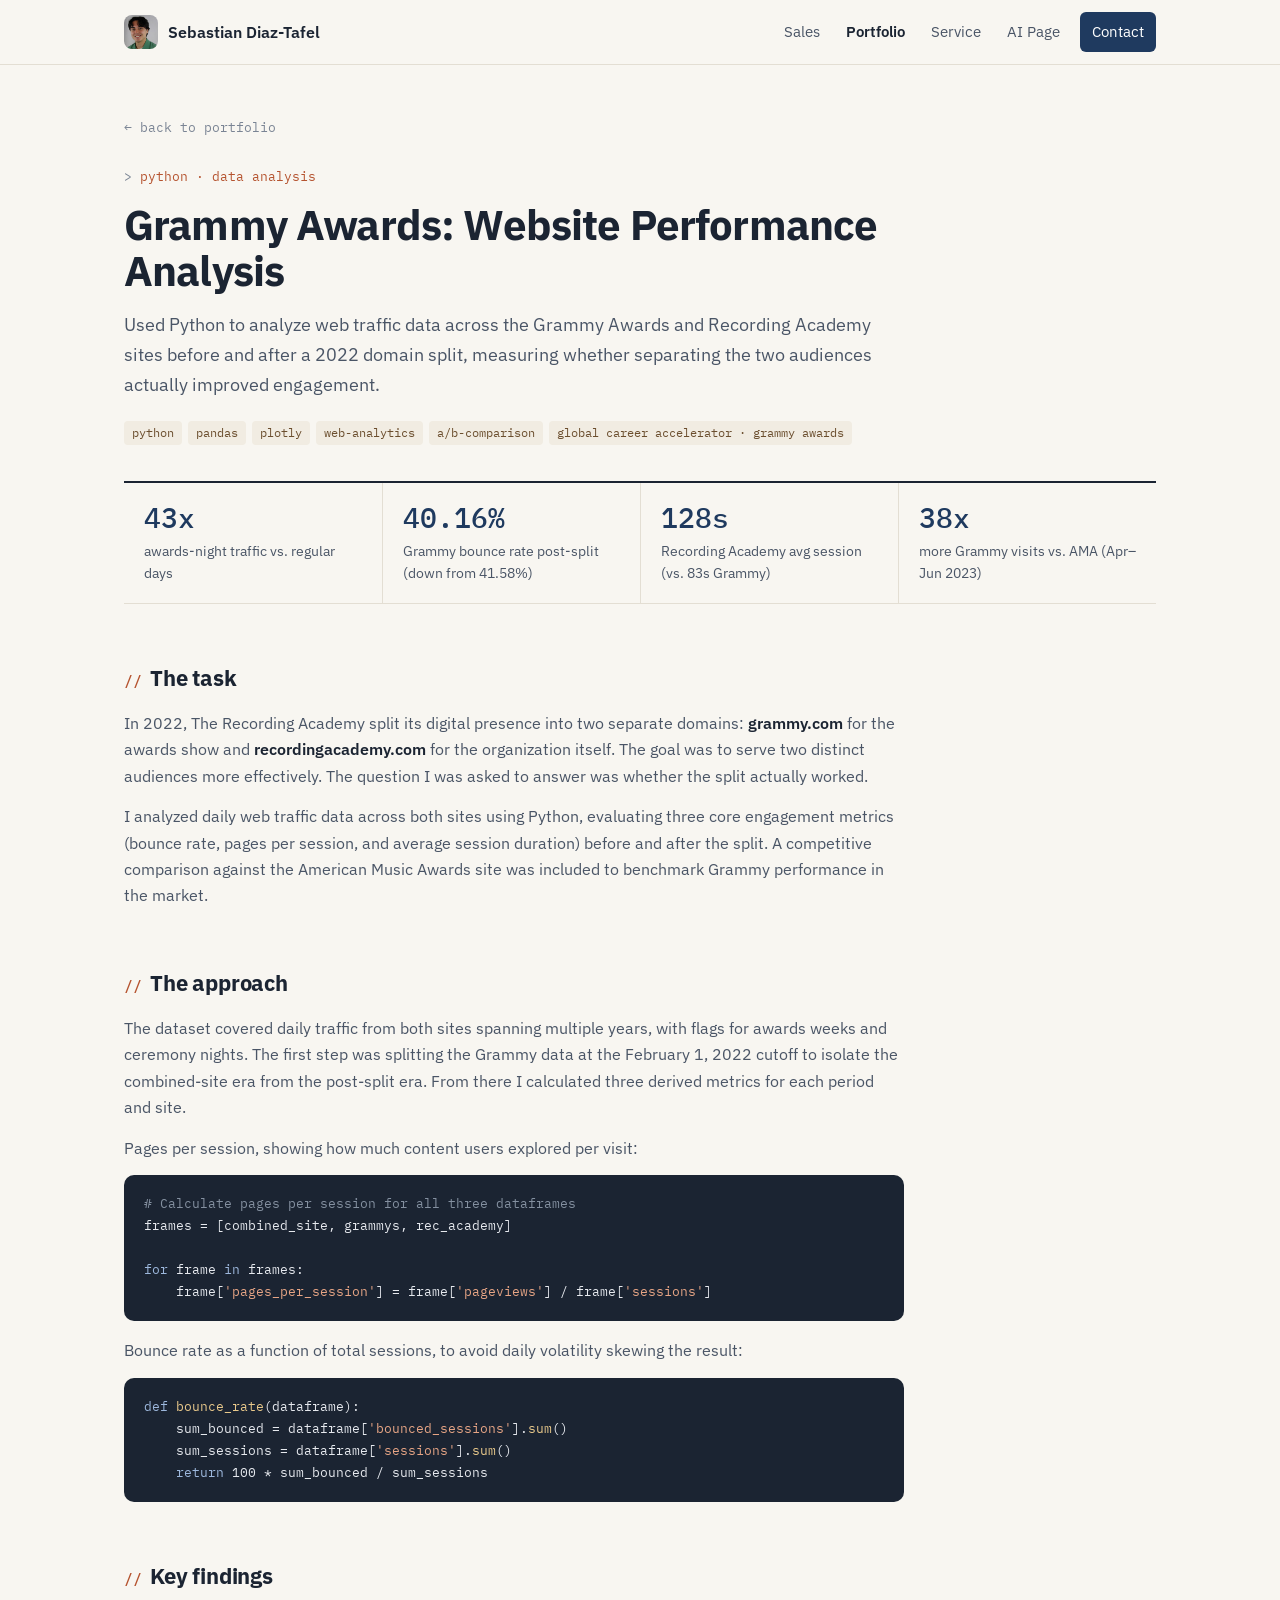
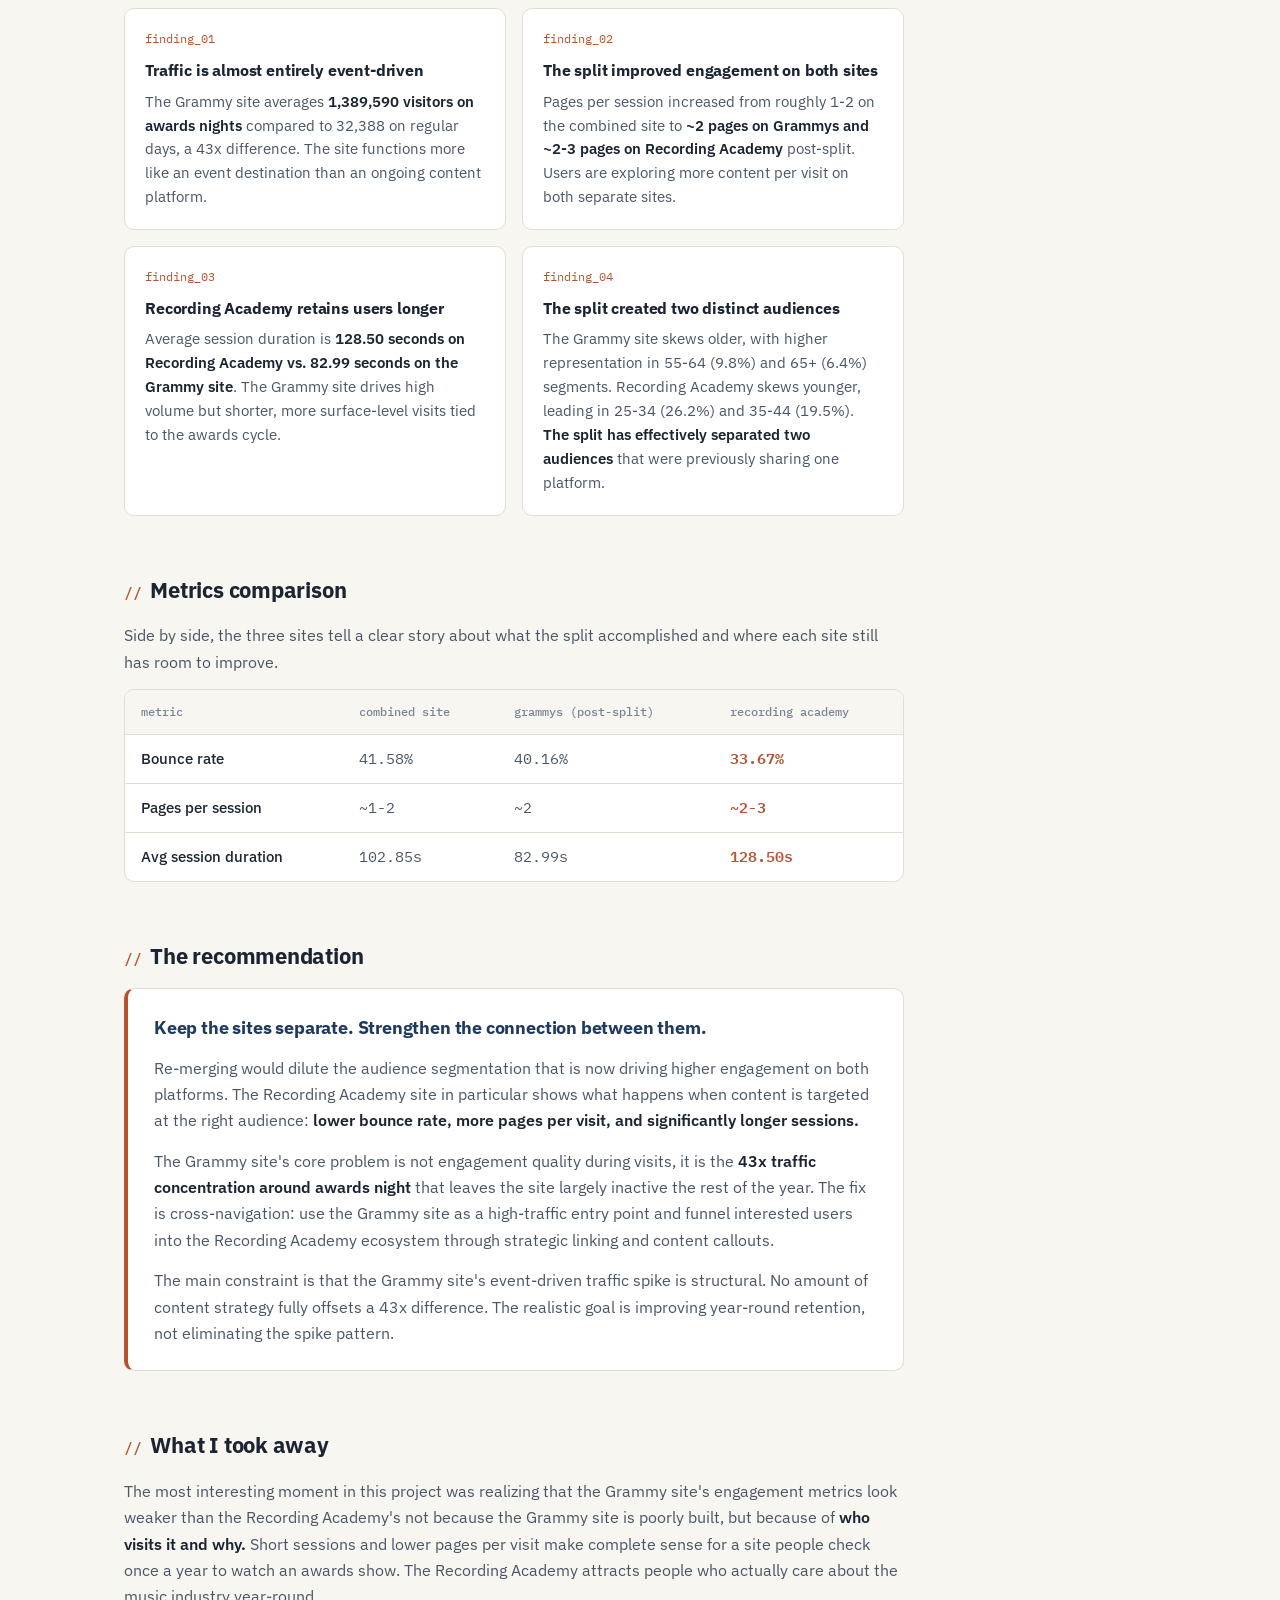
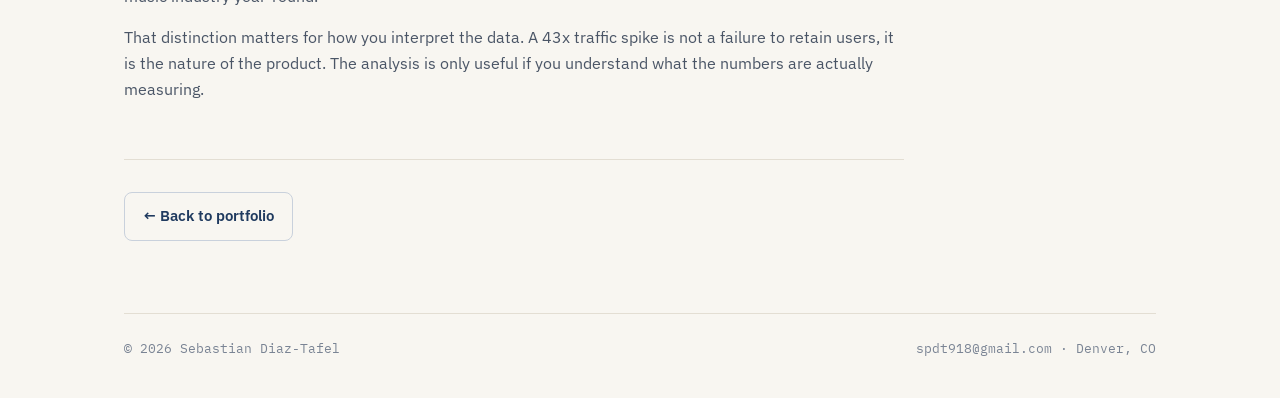
<file: grammys.html>
<!DOCTYPE html>
<html lang="en">
<head>
  <meta charset="utf-8" />
  <meta name="viewport" content="width=device-width,initial-scale=1" />
  <title>Grammy Awards Website Analysis | Sebastian Diaz-Tafel</title>
  <link rel="icon" type="image/jpeg" href="img/headshot_2026_square.jpg" />
  <link rel="preconnect" href="https://fonts.googleapis.com" />
  <link rel="preconnect" href="https://fonts.gstatic.com" crossorigin />
  <link href="https://fonts.googleapis.com/css2?family=IBM+Plex+Mono:wght@400;500;600&family=IBM+Plex+Sans:wght@400;500;600;700&display=swap" rel="stylesheet" />
  <link rel="stylesheet" href="css/site.css?v=24" />
</head>
<body>

<header class="site-header">
  <nav class="container nav">
    <a class="brand" href="index.html"><img src="img/headshot_2026_square.jpg" alt="" />Sebastian Diaz-Tafel</a>
    <ul>
      <li><a href="index.html#sales">Sales</a></li>
      <li><a class="active" href="portfolio.html">Portfolio</a></li>
      <li><a href="portfolio.html#service">Service</a></li>
      <li><a href="https://spdt918-cell.github.io/webproject/" target="_blank" rel="noopener">AI Page</a></li>
      <li><a class="cta" href="contact.html">Contact</a></li>
    </ul>
  </nav>
</header>

<main class="container">

  <div class="project-hero">
    <a class="back-link" href="portfolio.html">← back to portfolio</a>
    <p class="eyebrow">python · data analysis</p>
    <h1>Grammy Awards: Website Performance Analysis</h1>
    <p class="lede">Used Python to analyze web traffic data across the Grammy Awards and Recording Academy sites before and after a 2022 domain split, measuring whether separating the two audiences actually improved engagement.</p>
    <div class="tags">
      <span class="tag">python</span>
      <span class="tag">pandas</span>
      <span class="tag">plotly</span>
      <span class="tag">web-analytics</span>
      <span class="tag">a/b-comparison</span>
      <span class="tag">global career accelerator · grammy awards</span>
    </div>
  </div>

  <div class="strip">
    <div><div class="n">43x</div><div class="l">awards-night traffic vs. regular days</div></div>
    <div><div class="n">40.16%</div><div class="l">Grammy bounce rate post-split (down from 41.58%)</div></div>
    <div><div class="n">128s</div><div class="l">Recording Academy avg session (vs. 83s Grammy)</div></div>
    <div><div class="n">38x</div><div class="l">more Grammy visits vs. AMA (Apr–Jun 2023)</div></div>
  </div>

  <div class="project-body">

    <section class="project-section">
      <h2>The task</h2>
      <p>In 2022, The Recording Academy split its digital presence into two separate domains: <strong>grammy.com</strong> for the awards show and <strong>recordingacademy.com</strong> for the organization itself. The goal was to serve two distinct audiences more effectively. The question I was asked to answer was whether the split actually worked.</p>
      <p>I analyzed daily web traffic data across both sites using Python, evaluating three core engagement metrics (bounce rate, pages per session, and average session duration) before and after the split. A competitive comparison against the American Music Awards site was included to benchmark Grammy performance in the market.</p>
    </section>

    <section class="project-section">
      <h2>The approach</h2>
      <p>The dataset covered daily traffic from both sites spanning multiple years, with flags for awards weeks and ceremony nights. The first step was splitting the Grammy data at the February 1, 2022 cutoff to isolate the combined-site era from the post-split era. From there I calculated three derived metrics for each period and site.</p>
      <p>Pages per session, showing how much content users explored per visit:</p>
      <div class="code-block">
        <pre><span class="cm"># Calculate pages per session for all three dataframes</span>
frames = [combined_site, grammys, rec_academy]

<span class="kw">for</span> frame <span class="kw">in</span> frames:
    frame[<span class="st">'pages_per_session'</span>] = frame[<span class="st">'pageviews'</span>] / frame[<span class="st">'sessions'</span>]</pre>
      </div>
      <p>Bounce rate as a function of total sessions, to avoid daily volatility skewing the result:</p>
      <div class="code-block">
        <pre><span class="kw">def</span> <span class="fn">bounce_rate</span>(dataframe):
    sum_bounced = dataframe[<span class="st">'bounced_sessions'</span>].<span class="fn">sum</span>()
    sum_sessions = dataframe[<span class="st">'sessions'</span>].<span class="fn">sum</span>()
    <span class="kw">return</span> 100 * sum_bounced / sum_sessions</pre>
      </div>
    </section>

    <section class="project-section">
      <h2>Key findings</h2>
      <div class="findings">
        <div class="finding">
          <div class="num">finding_01</div>
          <h3>Traffic is almost entirely event-driven</h3>
          <p>The Grammy site averages <strong>1,389,590 visitors on awards nights</strong> compared to 32,388 on regular days, a 43x difference. The site functions more like an event destination than an ongoing content platform.</p>
        </div>
        <div class="finding">
          <div class="num">finding_02</div>
          <h3>The split improved engagement on both sites</h3>
          <p>Pages per session increased from roughly 1-2 on the combined site to <strong>~2 pages on Grammys and ~2-3 pages on Recording Academy</strong> post-split. Users are exploring more content per visit on both separate sites.</p>
        </div>
        <div class="finding">
          <div class="num">finding_03</div>
          <h3>Recording Academy retains users longer</h3>
          <p>Average session duration is <strong>128.50 seconds on Recording Academy vs. 82.99 seconds on the Grammy site</strong>. The Grammy site drives high volume but shorter, more surface-level visits tied to the awards cycle.</p>
        </div>
        <div class="finding">
          <div class="num">finding_04</div>
          <h3>The split created two distinct audiences</h3>
          <p>The Grammy site skews older, with higher representation in 55-64 (9.8%) and 65+ (6.4%) segments. Recording Academy skews younger, leading in 25-34 (26.2%) and 35-44 (19.5%). <strong>The split has effectively separated two audiences</strong> that were previously sharing one platform.</p>
        </div>
      </div>
    </section>

    <section class="project-section">
      <h2>Metrics comparison</h2>
      <p>Side by side, the three sites tell a clear story about what the split accomplished and where each site still has room to improve.</p>
      <div class="table-wrap">
        <table class="compare">
          <thead>
            <tr><th>metric</th><th>combined site</th><th>grammys (post-split)</th><th>recording academy</th></tr>
          </thead>
          <tbody>
            <tr><td>Bounce rate</td><td>41.58%</td><td>40.16%</td><td class="best">33.67%</td></tr>
            <tr><td>Pages per session</td><td>~1-2</td><td>~2</td><td class="best">~2-3</td></tr>
            <tr><td>Avg session duration</td><td>102.85s</td><td>82.99s</td><td class="best">128.50s</td></tr>
          </tbody>
        </table>
      </div>
    </section>

    <section class="project-section">
      <h2>The recommendation</h2>
      <div class="rec-box">
        <h3>Keep the sites separate. Strengthen the connection between them.</h3>
        <p>Re-merging would dilute the audience segmentation that is now driving higher engagement on both platforms. The Recording Academy site in particular shows what happens when content is targeted at the right audience: <strong>lower bounce rate, more pages per visit, and significantly longer sessions.</strong></p>
        <p>The Grammy site's core problem is not engagement quality during visits, it is the <strong>43x traffic concentration around awards night</strong> that leaves the site largely inactive the rest of the year. The fix is cross-navigation: use the Grammy site as a high-traffic entry point and funnel interested users into the Recording Academy ecosystem through strategic linking and content callouts.</p>
        <p>The main constraint is that the Grammy site's event-driven traffic spike is structural. No amount of content strategy fully offsets a 43x difference. The realistic goal is improving year-round retention, not eliminating the spike pattern.</p>
      </div>
    </section>

    <section class="project-section">
      <h2>What I took away</h2>
      <p>The most interesting moment in this project was realizing that the Grammy site's engagement metrics look weaker than the Recording Academy's not because the Grammy site is poorly built, but because of <strong>who visits it and why.</strong> Short sessions and lower pages per visit make complete sense for a site people check once a year to watch an awards show. The Recording Academy attracts people who actually care about the music industry year-round.</p>
      <p>That distinction matters for how you interpret the data. A 43x traffic spike is not a failure to retain users, it is the nature of the product. The analysis is only useful if you understand what the numbers are actually measuring.</p>
    </section>

    <div class="project-cta">
      <a class="btn secondary" href="portfolio.html">← Back to portfolio</a>
    </div>
  </div>

  <footer class="site-footer">
    <span>© <span id="y">2026</span> Sebastian Diaz-Tafel</span>
    <span><a href="mailto:spdt918@gmail.com">spdt918@gmail.com</a> · Denver, CO</span>
  </footer>
</main>

<script>document.getElementById('y').textContent = new Date().getFullYear()</script>
</body>
</html>
</file>
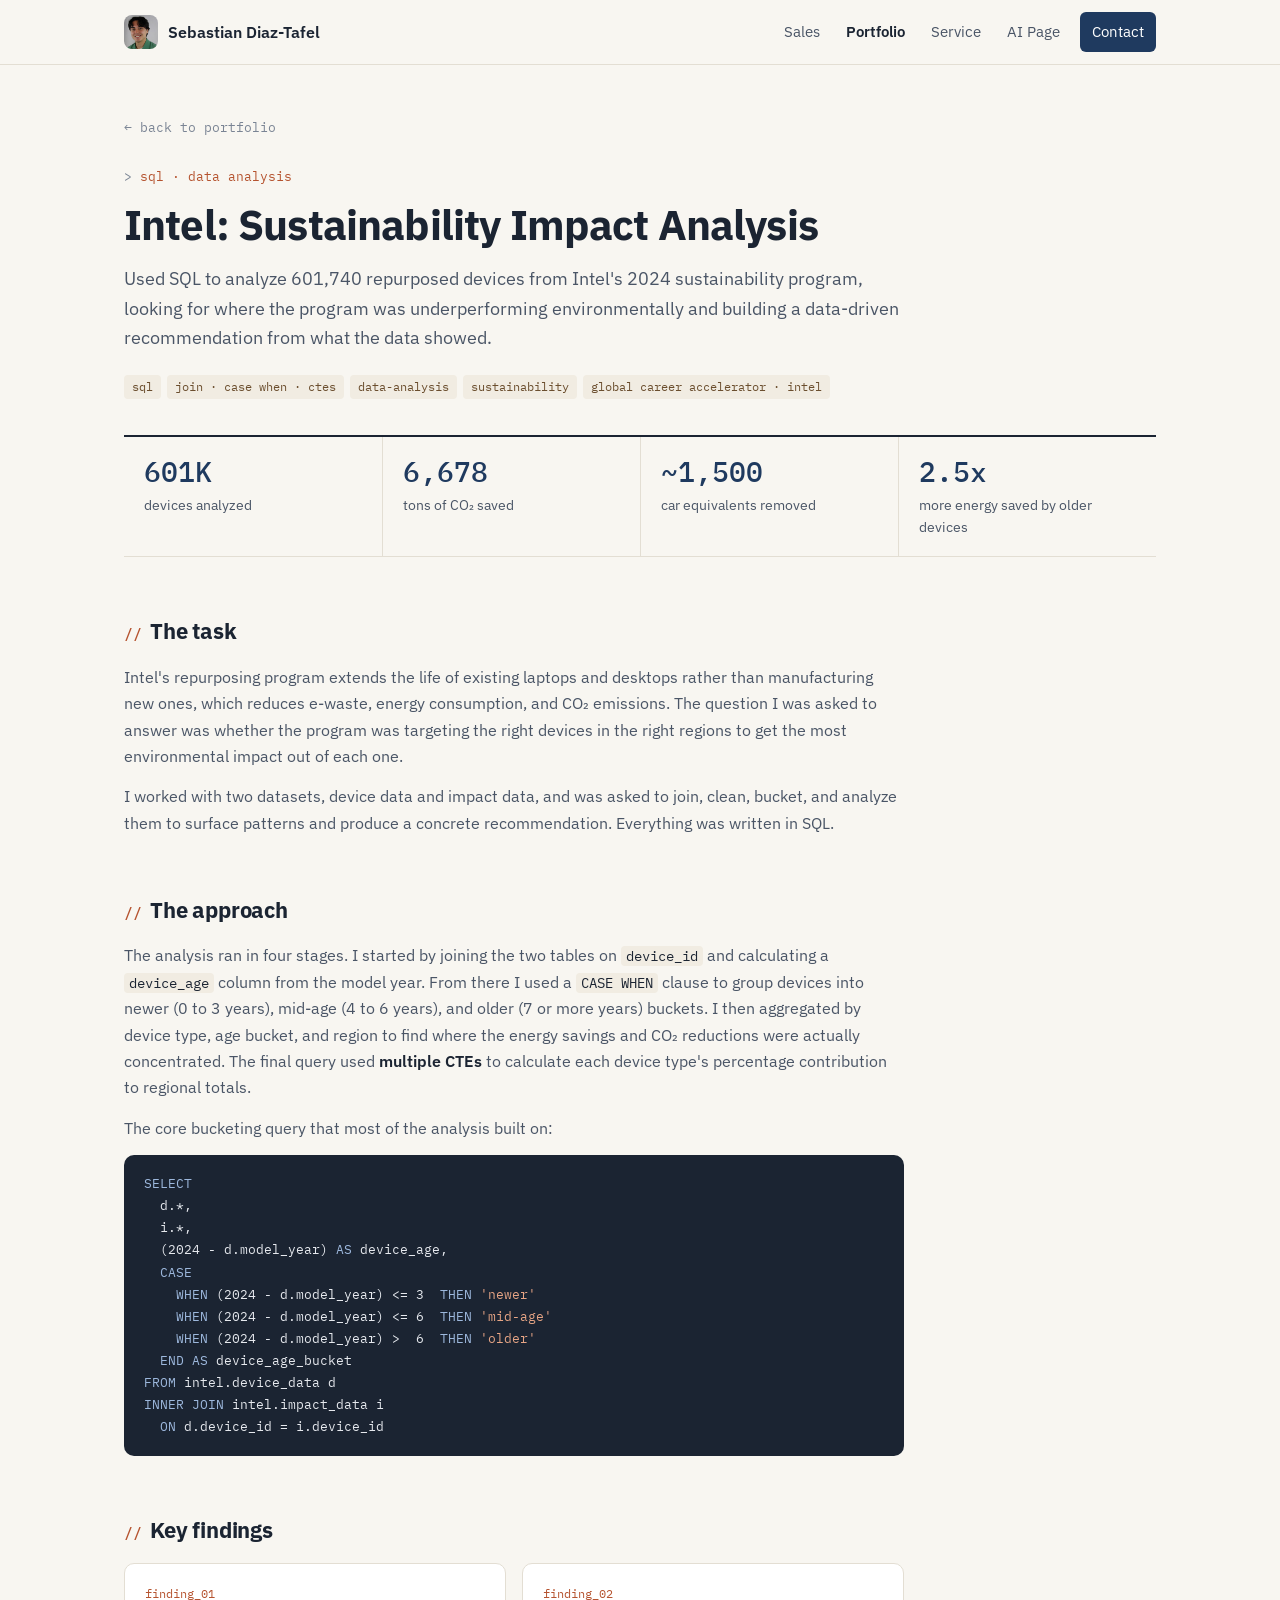
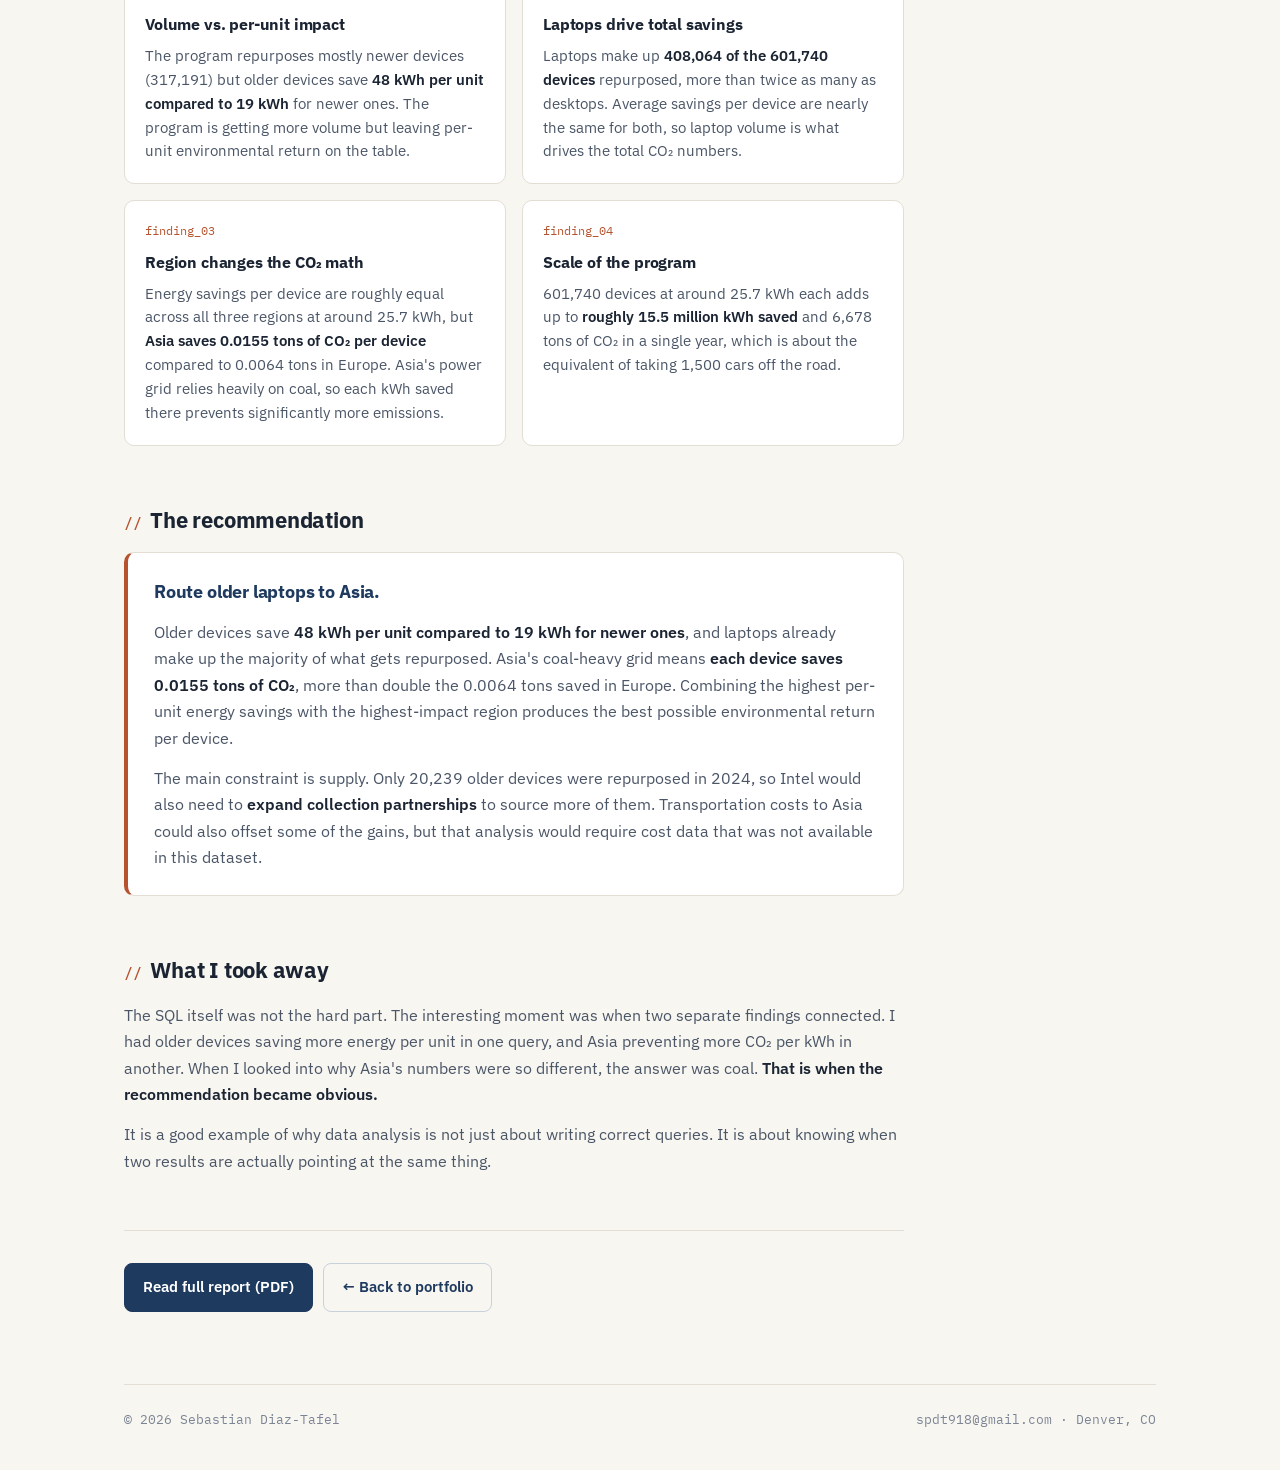
<file: intel.html>
<!DOCTYPE html>
<html lang="en">
<head>
  <meta charset="utf-8" />
  <meta name="viewport" content="width=device-width,initial-scale=1" />
  <title>Intel Sustainability Analysis | Sebastian Diaz-Tafel</title>
  <link rel="icon" type="image/jpeg" href="img/headshot_2026_square.jpg" />
  <link rel="preconnect" href="https://fonts.googleapis.com" />
  <link rel="preconnect" href="https://fonts.gstatic.com" crossorigin />
  <link href="https://fonts.googleapis.com/css2?family=IBM+Plex+Mono:wght@400;500;600&family=IBM+Plex+Sans:wght@400;500;600;700&display=swap" rel="stylesheet" />
  <link rel="stylesheet" href="css/site.css?v=24" />
</head>
<body>

<header class="site-header">
  <nav class="container nav">
    <a class="brand" href="index.html"><img src="img/headshot_2026_square.jpg" alt="" />Sebastian Diaz-Tafel</a>
    <ul>
      <li><a href="index.html#sales">Sales</a></li>
      <li><a class="active" href="portfolio.html">Portfolio</a></li>
      <li><a href="portfolio.html#service">Service</a></li>
      <li><a href="https://spdt918-cell.github.io/webproject/" target="_blank" rel="noopener">AI Page</a></li>
      <li><a class="cta" href="contact.html">Contact</a></li>
    </ul>
  </nav>
</header>

<main class="container">

  <div class="project-hero">
    <a class="back-link" href="portfolio.html">← back to portfolio</a>
    <p class="eyebrow">sql · data analysis</p>
    <h1>Intel: Sustainability Impact Analysis</h1>
    <p class="lede">Used SQL to analyze 601,740 repurposed devices from Intel's 2024 sustainability program, looking for where the program was underperforming environmentally and building a data-driven recommendation from what the data showed.</p>
    <div class="tags">
      <span class="tag">sql</span>
      <span class="tag">join · case when · ctes</span>
      <span class="tag">data-analysis</span>
      <span class="tag">sustainability</span>
      <span class="tag">global career accelerator · intel</span>
    </div>
  </div>

  <div class="strip">
    <div><div class="n">601K</div><div class="l">devices analyzed</div></div>
    <div><div class="n">6,678</div><div class="l">tons of CO₂ saved</div></div>
    <div><div class="n">~1,500</div><div class="l">car equivalents removed</div></div>
    <div><div class="n">2.5x</div><div class="l">more energy saved by older devices</div></div>
  </div>

  <div class="project-body">

    <section class="project-section">
      <h2>The task</h2>
      <p>Intel's repurposing program extends the life of existing laptops and desktops rather than manufacturing new ones, which reduces e-waste, energy consumption, and CO₂ emissions. The question I was asked to answer was whether the program was targeting the right devices in the right regions to get the most environmental impact out of each one.</p>
      <p>I worked with two datasets, device data and impact data, and was asked to join, clean, bucket, and analyze them to surface patterns and produce a concrete recommendation. Everything was written in SQL.</p>
    </section>

    <section class="project-section">
      <h2>The approach</h2>
      <p>The analysis ran in four stages. I started by joining the two tables on <code>device_id</code> and calculating a <code>device_age</code> column from the model year. From there I used a <code>CASE WHEN</code> clause to group devices into newer (0 to 3 years), mid-age (4 to 6 years), and older (7 or more years) buckets. I then aggregated by device type, age bucket, and region to find where the energy savings and CO₂ reductions were actually concentrated. The final query used <strong>multiple CTEs</strong> to calculate each device type's percentage contribution to regional totals.</p>
      <p>The core bucketing query that most of the analysis built on:</p>
      <div class="code-block">
        <pre><span class="kw">SELECT</span>
  d.*,
  i.*,
  (2024 - d.model_year) <span class="kw">AS</span> device_age,
  <span class="kw">CASE</span>
    <span class="kw">WHEN</span> (2024 - d.model_year) &lt;= 3  <span class="kw">THEN</span> <span class="st">'newer'</span>
    <span class="kw">WHEN</span> (2024 - d.model_year) &lt;= 6  <span class="kw">THEN</span> <span class="st">'mid-age'</span>
    <span class="kw">WHEN</span> (2024 - d.model_year) &gt;  6  <span class="kw">THEN</span> <span class="st">'older'</span>
  <span class="kw">END AS</span> device_age_bucket
<span class="kw">FROM</span> intel.device_data d
<span class="kw">INNER JOIN</span> intel.impact_data i
  <span class="kw">ON</span> d.device_id = i.device_id</pre>
      </div>
    </section>

    <section class="project-section">
      <h2>Key findings</h2>
      <div class="findings">
        <div class="finding">
          <div class="num">finding_01</div>
          <h3>Volume vs. per-unit impact</h3>
          <p>The program repurposes mostly newer devices (317,191) but older devices save <strong>48 kWh per unit compared to 19 kWh</strong> for newer ones. The program is getting more volume but leaving per-unit environmental return on the table.</p>
        </div>
        <div class="finding">
          <div class="num">finding_02</div>
          <h3>Laptops drive total savings</h3>
          <p>Laptops make up <strong>408,064 of the 601,740 devices</strong> repurposed, more than twice as many as desktops. Average savings per device are nearly the same for both, so laptop volume is what drives the total CO₂ numbers.</p>
        </div>
        <div class="finding">
          <div class="num">finding_03</div>
          <h3>Region changes the CO₂ math</h3>
          <p>Energy savings per device are roughly equal across all three regions at around 25.7 kWh, but <strong>Asia saves 0.0155 tons of CO₂ per device</strong> compared to 0.0064 tons in Europe. Asia's power grid relies heavily on coal, so each kWh saved there prevents significantly more emissions.</p>
        </div>
        <div class="finding">
          <div class="num">finding_04</div>
          <h3>Scale of the program</h3>
          <p>601,740 devices at around 25.7 kWh each adds up to <strong>roughly 15.5 million kWh saved</strong> and 6,678 tons of CO₂ in a single year, which is about the equivalent of taking 1,500 cars off the road.</p>
        </div>
      </div>
    </section>

    <section class="project-section">
      <h2>The recommendation</h2>
      <div class="rec-box">
        <h3>Route older laptops to Asia.</h3>
        <p>Older devices save <strong>48 kWh per unit compared to 19 kWh for newer ones</strong>, and laptops already make up the majority of what gets repurposed. Asia's coal-heavy grid means <strong>each device saves 0.0155 tons of CO₂</strong>, more than double the 0.0064 tons saved in Europe. Combining the highest per-unit energy savings with the highest-impact region produces the best possible environmental return per device.</p>
        <p>The main constraint is supply. Only 20,239 older devices were repurposed in 2024, so Intel would also need to <strong>expand collection partnerships</strong> to source more of them. Transportation costs to Asia could also offset some of the gains, but that analysis would require cost data that was not available in this dataset.</p>
      </div>
    </section>

    <section class="project-section">
      <h2>What I took away</h2>
      <p>The SQL itself was not the hard part. The interesting moment was when two separate findings connected. I had older devices saving more energy per unit in one query, and Asia preventing more CO₂ per kWh in another. When I looked into why Asia's numbers were so different, the answer was coal. <strong>That is when the recommendation became obvious.</strong></p>
      <p>It is a good example of why data analysis is not just about writing correct queries. It is about knowing when two results are actually pointing at the same thing.</p>
    </section>

    <div class="project-cta">
      <a class="btn primary" href="docs/intel_sustainability.pdf" target="_blank" rel="noopener">Read full report (PDF)</a>
      <a class="btn secondary" href="portfolio.html">← Back to portfolio</a>
    </div>
  </div>

  <footer class="site-footer">
    <span>© <span id="y">2026</span> Sebastian Diaz-Tafel</span>
    <span><a href="mailto:spdt918@gmail.com">spdt918@gmail.com</a> · Denver, CO</span>
  </footer>
</main>

<script>document.getElementById('y').textContent = new Date().getFullYear()</script>
</body>
</html>
</file>
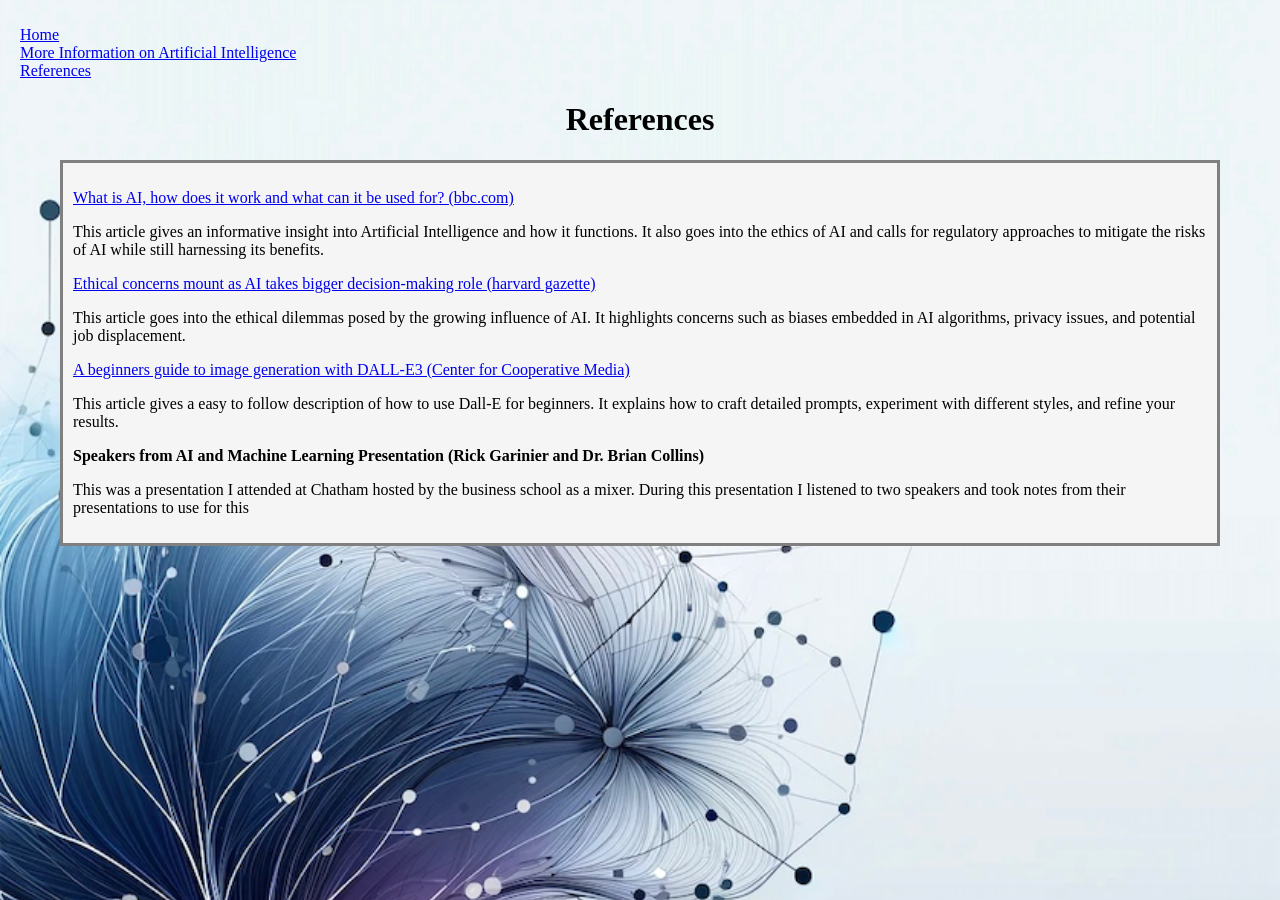
<file: webproject/webproject/public_html/references.html>
<!DOCTYPE html>
<html> 
    <header>
        <ul style="list-style-type: none; margin-left: auto; text-align: left; padding-left: 10px;">
        <li><a href="index.html">Home</a></li>
        <li><a href="secondpage.html">More Information on Artificial Intelligence</a></li>
        <li><a href="references.html">References</a></li>
    </ul>
    </header>
    <Head>
        <link rel="stylesheet" type="text/css" href="style.css">
        <title>References</title>
    </Head>
    <body>
    <center>
<h1>References</h1>
</center>
<div class="margin-modifier">
<div class="box-p">
<p>
<a href="https://www.bbc.com/news/technology-65855333">What is AI, how does it work and what can it be used for? (bbc.com)</a>
</p>

<p>This article gives an informative insight into Artificial Intelligence and how it functions. It also goes into the ethics of AI and calls for regulatory approaches to mitigate the risks of AI while still harnessing its benefits.</p>

<p>
    <a href="https://news.harvard.edu/gazette/story/2020/10/ethical-concerns-mount-as-ai-takes-bigger-decision-making-role/">Ethical concerns mount as AI takes bigger decision-making role (harvard gazette)</a>
    </p>

<p>This article goes into the ethical dilemmas posed by the growing influence of AI. It highlights concerns such as biases embedded in AI algorithms, privacy issues, and potential job displacement.</p>

    <p>
        <a href="https://medium.com/centerforcooperativemedia/a-beginners-guide-to-image-generation-with-dall-e-3-4efd969ab8fb">A beginners guide to image generation with DALL-E3 (Center for Cooperative Media)</a>
        </p>

<p>This article gives a easy to follow description of how to use Dall-E for beginners. It explains how to craft detailed prompts, experiment with different styles, and refine your results.</p>
<p><strong>Speakers from AI and Machine Learning Presentation (Rick Garinier and Dr. Brian Collins)</strong></p>

<p>This was a presentation I attended at Chatham hosted by the business school as a mixer. During this presentation I listened to two speakers and took notes from their presentations to use for this</p>
    </div>
</div>
    </body>
</html>
</file>
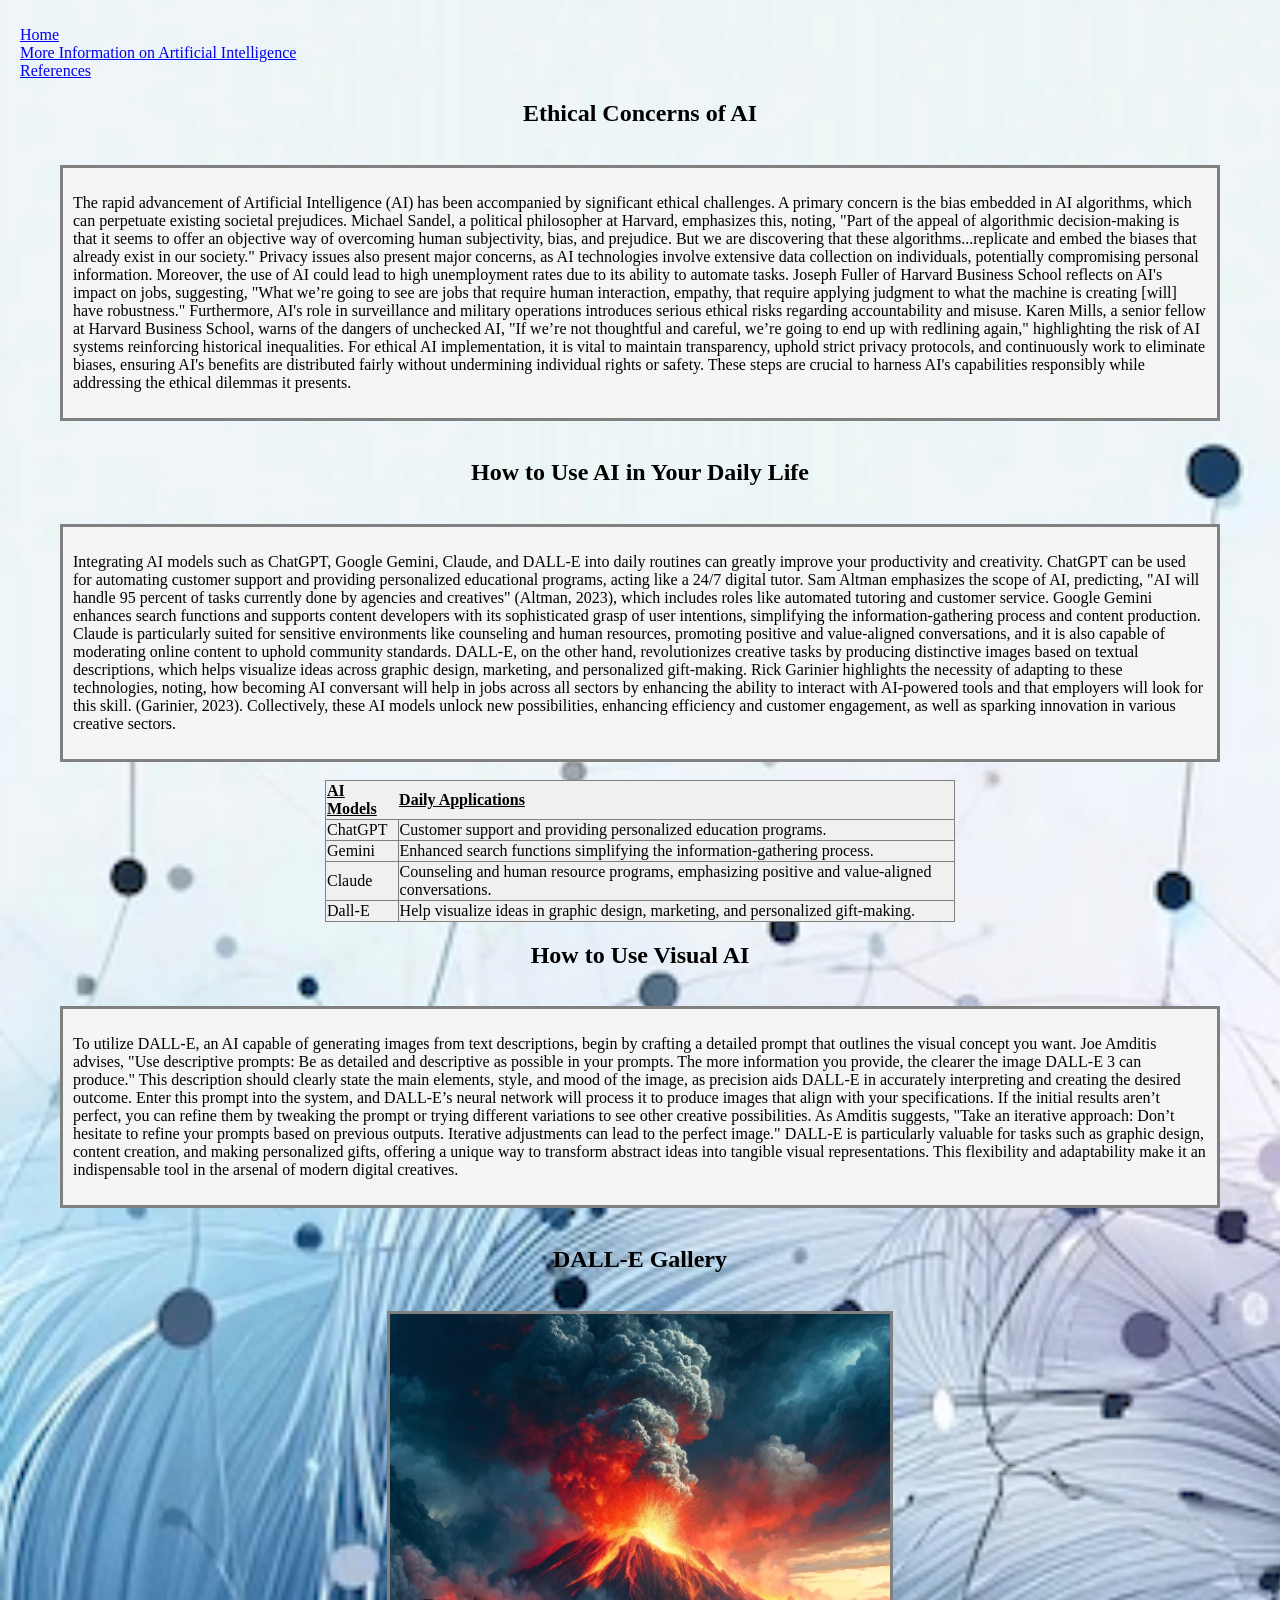
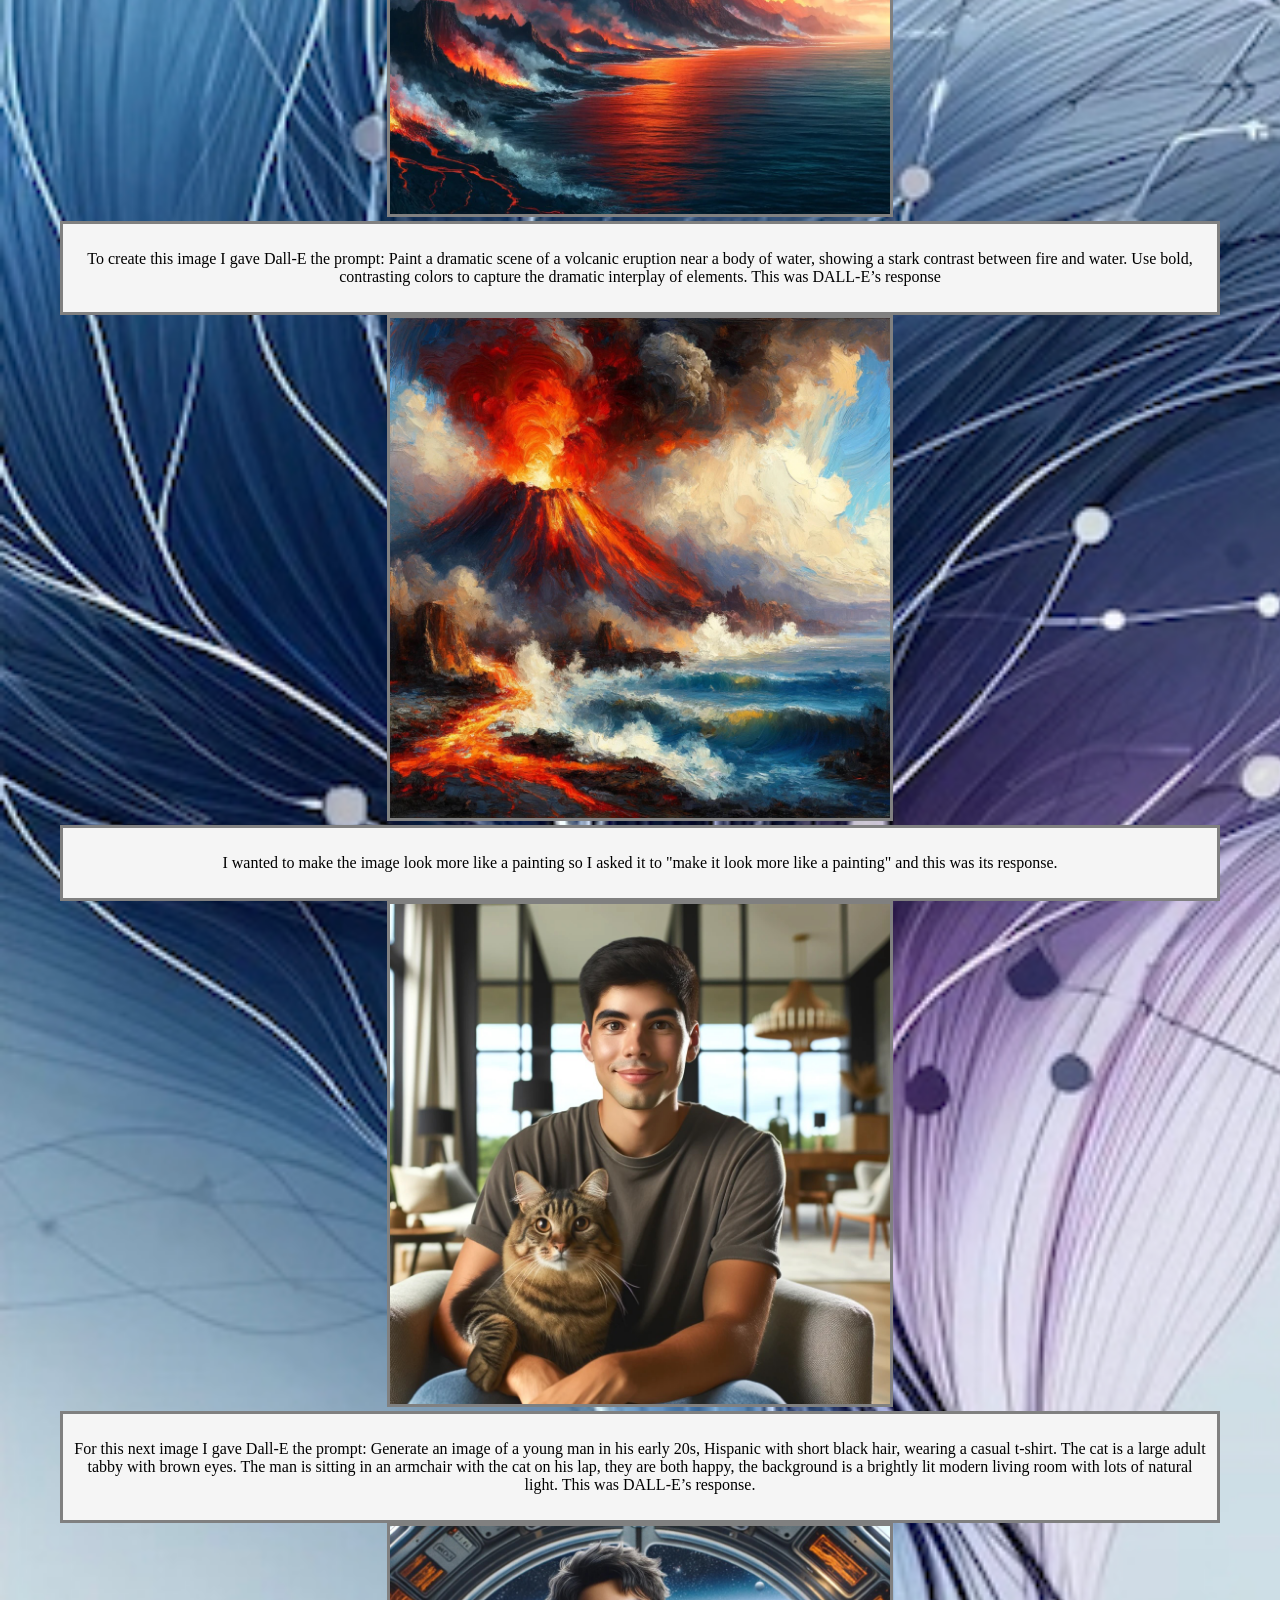
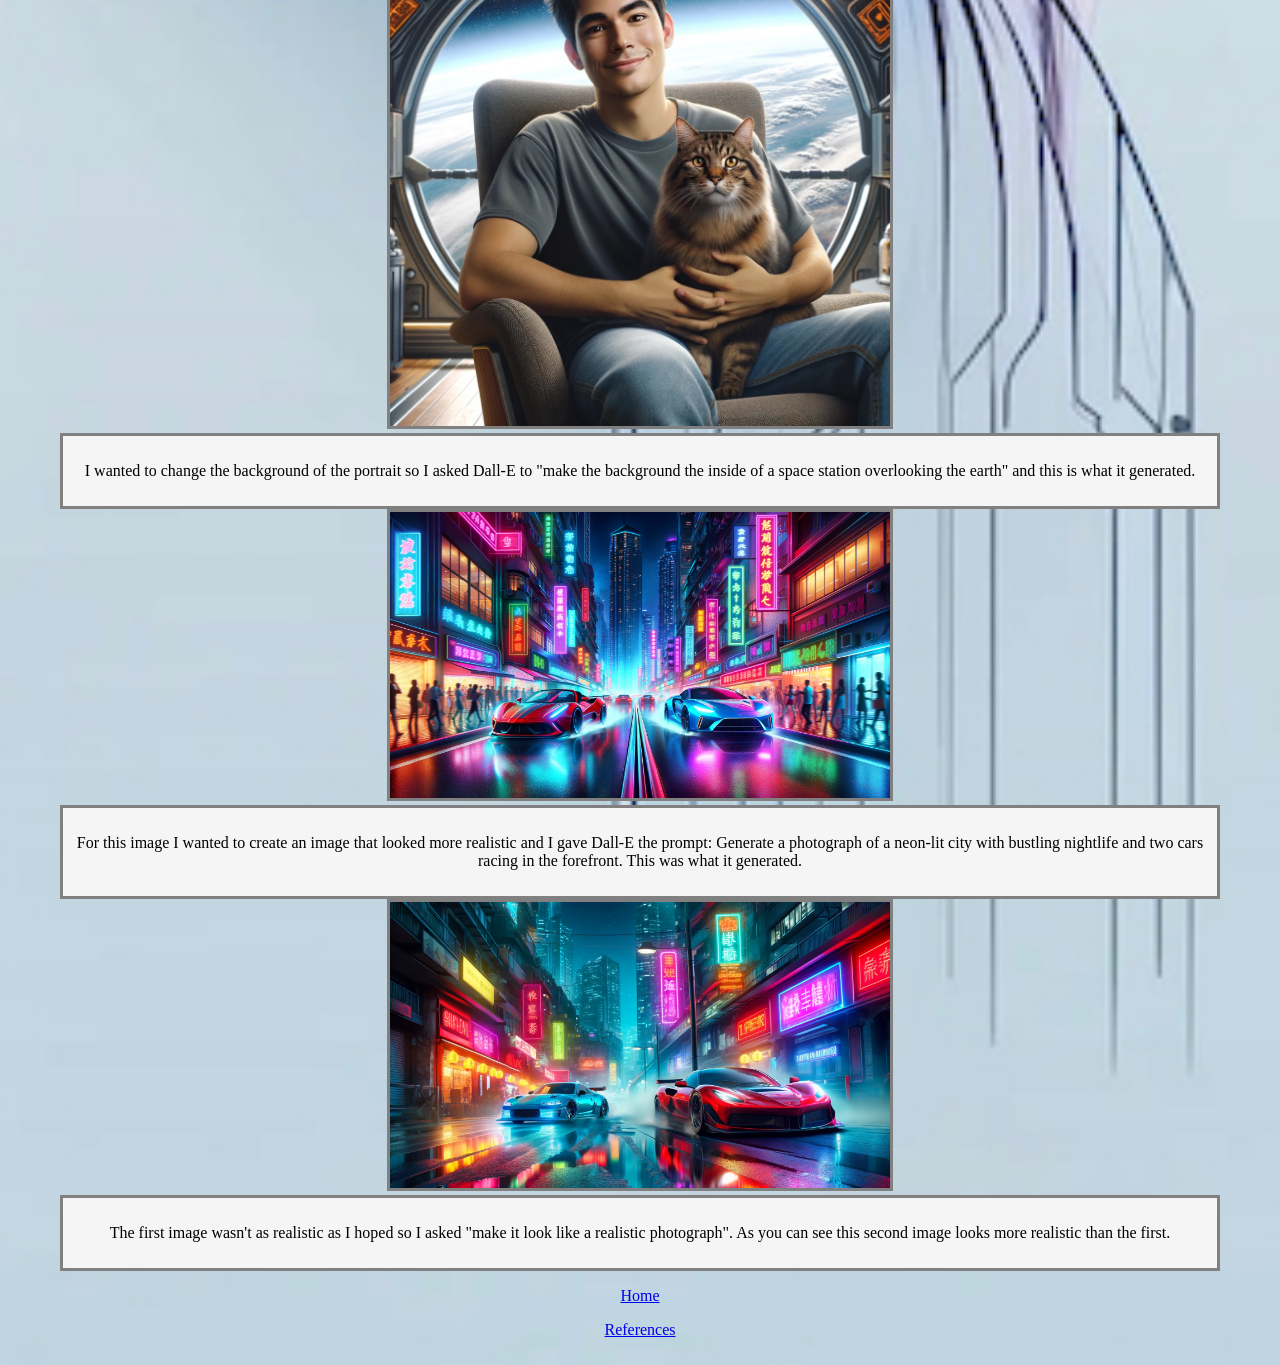
<file: webproject/webproject/public_html/secondpage.html>
<!DOCTYPE html>
<html> 
    <Head>
        <link rel="stylesheet" type="text/css" href="style.css">
        <title>More on AI</title>
    </Head>
    <body>
        <header>
            <ul style="list-style-type: none; margin-left: auto; text-align: left; padding-left: 10px;">
            <li><a href="index.html">Home</a></li>
            <li><a href="secondpage.html">More Information on Artificial Intelligence</a></li>
            <li><a href="references.html">References</a></li>
        </ul>
        </header>
<center>
<h2> Ethical Concerns of AI</h2>
</center>
<br>
<div class="margin-modifier">
    <div class="box-p">
<p> The rapid advancement of Artificial Intelligence (AI) has been accompanied by significant ethical challenges. A primary concern is the bias embedded in AI algorithms, which can perpetuate existing societal prejudices. Michael Sandel, a political philosopher at Harvard, emphasizes this, noting, "Part of the appeal of algorithmic decision-making is that it seems to offer an objective way of overcoming human subjectivity, bias, and prejudice. But we are discovering that these algorithms...replicate and embed the biases that already exist in our society." Privacy issues also present major concerns, as AI technologies involve extensive data collection on individuals, potentially compromising personal information. Moreover, the use of AI could lead to high unemployment rates due to its ability to automate tasks. Joseph Fuller of Harvard Business School reflects on AI's impact on jobs, suggesting, "What we’re going to see are jobs that require human interaction, empathy, that require applying judgment to what the machine is creating [will] have robustness." Furthermore, AI's role in surveillance and military operations introduces serious ethical risks regarding accountability and misuse. Karen Mills, a senior fellow at Harvard Business School, warns of the dangers of unchecked AI, "If we’re not thoughtful and careful, we’re going to end up with redlining again," highlighting the risk of AI systems reinforcing historical inequalities. For ethical AI implementation, it is vital to maintain transparency, uphold strict privacy protocols, and continuously work to eliminate biases, ensuring AI's benefits are distributed fairly without undermining individual rights or safety. These steps are crucial to harness AI's capabilities responsibly while addressing the ethical dilemmas it presents.</p>
</div>
</div>
<br>

<center>
<h2> How to Use AI in Your Daily Life</h2>
</center>
<br>

<div class="margin-modifier">
    <div class="box-p"> 
<p> Integrating AI models such as ChatGPT, Google Gemini, Claude, and DALL-E into daily routines can greatly improve your productivity and creativity. ChatGPT can be used for automating customer support and providing personalized educational programs, acting like a 24/7 digital tutor. Sam Altman emphasizes the scope of AI, predicting, "AI will handle 95 percent of tasks currently done by agencies and creatives" (Altman, 2023), which includes roles like automated tutoring and customer service. Google Gemini enhances search functions and supports content developers with its sophisticated grasp of user intentions, simplifying the information-gathering process and content production. Claude is particularly suited for sensitive environments like counseling and human resources, promoting positive and value-aligned conversations, and it is also capable of moderating online content to uphold community standards. DALL-E, on the other hand, revolutionizes creative tasks by producing distinctive images based on textual descriptions, which helps visualize ideas across graphic design, marketing, and personalized gift-making. Rick Garinier highlights the necessity of adapting to these technologies, noting, how becoming AI conversant will help in jobs across all sectors by enhancing the ability to interact with AI-powered tools and that employers will look for this skill. (Garinier, 2023). Collectively, these AI models unlock new possibilities, enhancing efficiency and customer engagement, as well as sparking innovation in various creative sectors.</p>
</div>
</div>
<br>
<center>
    <div class="table-border" style="width: 50%; margin: auto;">
        <table style="width:100%; background-color: #f0f0f0;">
            <tr>
                <th style="text-align:left;"><u>AI Models</u></th>
                <th style="text-align:left;"><u>Daily Applications</u></th>
            </tr>
            <tr>
                <td>ChatGPT</td>
                <td>Customer support and providing personalized education programs.</td>
            </tr>
            <tr>
                <td>Gemini</td>
                <td>Enhanced search functions simplifying the information-gathering process.</td>
            </tr>
            <tr>
                <td>Claude</td>
                <td>Counseling and human resource programs, emphasizing positive and value-aligned conversations.</td>
            </tr>
            <tr>
                <td>Dall-E</td>
                <td>Help visualize ideas in graphic design, marketing, and personalized gift-making.</td>
            </tr>
        </table>
    </div>
    

</center>
</div>

<center>
<h2>How to Use Visual AI</h2>
</center>
<br>

<div class="margin-modifier">
    <div class="box-p"> 
<p>To utilize DALL-E, an AI capable of generating images from text descriptions, begin by crafting a detailed prompt that outlines the visual concept you want. Joe Amditis advises, "Use descriptive prompts: Be as detailed and descriptive as possible in your prompts. The more information you provide, the clearer the image DALL-E 3 can produce." This description should clearly state the main elements, style, and mood of the image, as precision aids DALL-E in accurately interpreting and creating the desired outcome. Enter this prompt into the system, and DALL-E’s neural network will process it to produce images that align with your specifications. If the initial results aren’t perfect, you can refine them by tweaking the prompt or trying different variations to see other creative possibilities. As Amditis suggests, "Take an iterative approach: Don’t hesitate to refine your prompts based on previous outputs. Iterative adjustments can lead to the perfect image." DALL-E is particularly valuable for tasks such as graphic design, content creation, and making personalized gifts, offering a unique way to transform abstract ideas into tangible visual representations. This flexibility and adaptability make it an indispensable tool in the arsenal of modern digital creatives.</p>
</div>
</div>
<br>

<center>
<h2>DALL-E Gallery</h2>
</center>
<br>

<center>
    
<img src="images/Volcano 1.jpeg" style="width:500px; height:auto; border: 3px solid gray;">
    <div class="margin-modifier">
<div class="box-p">
<p>To create this image I gave Dall-E the prompt: Paint a dramatic scene of a volcanic eruption near a body of water, showing a stark contrast between fire and water. Use bold, contrasting colors to capture the dramatic interplay of elements. This was DALL-E’s response</p>
</div>
</div>

<img src="images/Volcano 2.jpeg" style="width:500px; height:auto; border: 3px solid gray;">
<div class="margin-modifier">
    <div class="box-p">
<p>I wanted to make the image look more like a painting so I asked it to "make it look more like a painting" and this was its response.</p>
</div>
</div>
<img src="images/Portrait 1.jpg" style="width:500px; height:auto; border: 3px solid gray;">
<div class="margin-modifier">
    <div class="box-p">
<p>For this next image I gave Dall-E the prompt: Generate an image of a young man in his early 20s, Hispanic with short black hair, wearing a casual  t-shirt. The cat is a large adult tabby with brown eyes. The man is sitting in an armchair with the cat on his lap, they are both happy, the background is a brightly lit modern living room with lots of natural light. This was DALL-E’s response.</p>
    </div>
</div>
<img src="images/Portait 2.jpg" style="width:500px; height:auto; border: 3px solid gray;">
<div class="margin-modifier">
    <div class="box-p">
<p>I wanted to change the background of the portrait so I asked Dall-E to "make the background the inside of a space station overlooking the earth" and this is what it generated.</p>
    </div>
</div>
<img src="images/Neon City 1.jpeg" style="width:500px; height:auto; border: 3px solid gray;">
<div class="margin-modifier">
    <div class="box-p">
<p>For this image I wanted to create an image that looked more realistic and I gave Dall-E the prompt: Generate a photograph of a neon-lit city with bustling nightlife and two cars racing in the forefront. This was what it generated.</p>
    </div>
</div>
<img src="images/Neon City 2.jpeg" style="width:500px; height:auto; border: 3px solid gray;">
<div class="margin-modifier">
    <div class="box-p">
<p>The first image wasn't as realistic as I hoped so I asked "make it look like a realistic photograph". As you can see this second image looks more realistic than the first.</p>
    </div>
</div>
<center>
    <p> <a href="index.html">Home</a></p>
    <p> <a href="references.html">References</a></p>
    </body>
</html>
</file>
<file: css/site.css>
/* ==========================================================================
   sdiaztafel.com — shared stylesheet
   Colors: "Boardroom" palette · Type + details: IBM Plex Sans / Plex Mono
   To change a color site-wide, edit the variables in :root below.
   ========================================================================== */

:root{
  --paper:#f8f6f1;      /* page background */
  --card:#ffffff;       /* cards, panels */
  --sand:#f1ece2;       /* tags, subtle fills */
  --rule:#e3ded3;       /* borders, dividers */
  --ink:#1b2432;        /* headings, strong text */
  --body:#4a5566;       /* paragraph text */
  --muted:#7a8494;      /* captions, labels */
  --navy:#1f3a5f;       /* primary brand color */
  --navy-dark:#16304f;
  --navy-tint:#e8edf4;
  --terra:#b5532f;      /* accent color */
  --terra-dark:#8e3f22;

  --sans:"IBM Plex Sans",system-ui,-apple-system,"Segoe UI",sans-serif;
  --mono:"IBM Plex Mono",ui-monospace,"SF Mono",Menlo,monospace;
  --shadow:0 10px 28px rgba(27,36,50,.08);
}

/* ---------- Base ---------- */
*{box-sizing:border-box}
html{scroll-behavior:smooth;scroll-padding-top:80px}
body{margin:0;background:var(--paper);color:var(--ink);font:16px/1.65 var(--sans);-webkit-font-smoothing:antialiased}
img{max-width:100%}
a{color:var(--navy)}
a:hover{color:var(--terra)}
code{font-family:var(--mono);font-size:.88em;background:var(--sand);padding:1px 5px;border-radius:4px;color:var(--ink)}
strong{color:var(--ink);font-weight:600}
h1,h2,h3,h4{color:var(--ink);letter-spacing:-.01em}
.container{max-width:1080px;margin:0 auto;padding:0 24px}

/* ---------- Header / nav ---------- */
.site-header{position:sticky;top:0;z-index:20;background:rgba(248,246,241,.92);backdrop-filter:blur(8px);-webkit-backdrop-filter:blur(8px);border-bottom:1px solid var(--rule)}
.nav{display:flex;align-items:center;justify-content:space-between;gap:16px;min-height:64px}
.brand{display:flex;align-items:center;gap:10px;font-weight:600;color:var(--ink);text-decoration:none;white-space:nowrap}
.brand:hover{color:var(--ink)}
.brand img{width:34px;height:34px;border-radius:8px;object-fit:cover;background:var(--navy-tint)}
.nav ul{display:flex;align-items:center;gap:2px;list-style:none;margin:0;padding:0}
.nav ul a{display:block;font-size:14.5px;color:var(--body);text-decoration:none;padding:8px 12px;border-radius:6px;white-space:nowrap}
.nav ul a:hover{color:var(--ink);background:var(--sand)}
.nav ul a.active{color:var(--ink);font-weight:600}
.nav ul a.cta{background:var(--navy);color:#fff;margin-left:6px}
.nav ul a.cta:hover{background:var(--navy-dark)}

/* ---------- Shared type + UI ---------- */
.eyebrow{font-family:var(--mono);font-size:13px;color:var(--terra);margin:0 0 14px}
.eyebrow::before{content:"> ";color:var(--muted)}
.sec{padding:72px 0;border-top:1px solid var(--rule)}
.sec.flush{border-top:0}
.sec-label{font-family:var(--mono);font-size:13px;color:var(--muted);margin:0 0 8px}
.sec-label::before{content:"// ";color:var(--terra)}
.sec-title{font-size:30px;line-height:1.2;letter-spacing:-.015em;margin:0 0 12px;font-weight:700}
.sec-sub{color:var(--body);max-width:640px;margin:0 0 36px}
.btns{display:flex;gap:10px;flex-wrap:wrap}
.btn{display:inline-flex;align-items:center;gap:8px;padding:11px 18px;border-radius:8px;font-weight:600;font-size:15px;text-decoration:none;transition:background .15s,border-color .15s;cursor:pointer;font-family:var(--sans)}
.btn.primary{background:var(--navy);color:#fff;border:1px solid var(--navy)}
.btn.primary:hover{background:var(--navy-dark);color:#fff}
.btn.secondary{background:transparent;color:var(--navy);border:1px solid #c9d1dc}
.btn.secondary:hover{background:var(--navy-tint);color:var(--navy)}
.tags{display:flex;gap:6px;flex-wrap:wrap}
.tag{font-family:var(--mono);font-size:12px;line-height:1.5;padding:3px 8px;border-radius:4px;background:var(--sand);color:#6b4e2e}
.link-row{display:flex;gap:16px;flex-wrap:wrap;margin-top:16px}
.text-link{font-family:var(--mono);font-size:13px;color:var(--navy);text-decoration:none}
.text-link:hover{color:var(--terra)}

/* ---------- Home: hero ---------- */
.hero{display:grid;grid-template-columns:1.5fr 1fr;gap:56px;align-items:center;padding:80px 0 64px}
.hero h1{font-size:50px;line-height:1.08;letter-spacing:-.025em;margin:0 0 20px;font-weight:700}
.hero h1 span{color:var(--terra)}
.lede{font-size:18px;color:var(--body);margin:0 0 28px;max-width:560px}
.status{display:inline-flex;align-items:center;gap:8px;font-family:var(--mono);font-size:12.5px;color:var(--body);margin-top:28px}
.status i{width:8px;height:8px;border-radius:50%;background:#3f8f5a;flex-shrink:0}
.portrait{position:relative;justify-self:end;width:100%;max-width:320px}
.portrait img{width:100%;aspect-ratio:4/5;object-fit:cover;object-position:center;border-radius:12px;background:var(--navy-tint);display:block}

/* ---------- Stat strip (home + project pages) ---------- */
.strip{display:grid;grid-template-columns:repeat(4,1fr);border-top:2px solid var(--ink);border-bottom:1px solid var(--rule)}
.strip > div{padding:20px 20px 18px}
.strip > div + div{border-left:1px solid var(--rule)}
.strip .n{font-family:var(--mono);font-size:28px;font-weight:500;color:var(--navy);line-height:1.1}
.strip .l{font-size:13.5px;color:var(--body);margin-top:6px}

/* ---------- Home: sales pipeline ---------- */
.pipe-wrap{display:grid;grid-template-columns:1.35fr 1fr;gap:40px;align-items:start}
.pipe{background:var(--card);border:1px solid var(--rule);border-radius:12px;padding:28px}
.pipe-head{display:flex;justify-content:space-between;align-items:baseline;margin-bottom:20px;gap:12px;flex-wrap:wrap}
.pipe-head h3{margin:0;font-size:17px}
.pipe-head span{font-family:var(--mono);font-size:12px;color:var(--muted)}
.stage,.conv{display:grid;grid-template-columns:120px 1fr 72px;gap:14px}
.stage{align-items:center;margin-bottom:6px}
.stage .name{font-size:14px;color:var(--body)}
.stage .bar{height:34px;border-radius:5px;background:var(--navy)}
.stage .val{font-family:var(--mono);font-weight:600;font-size:17px;text-align:right}
.conv{margin:0 0 6px}
.conv span{grid-column:2;font-family:var(--mono);font-size:12px;color:var(--terra);padding-left:10px;border-left:2px dotted var(--rule);line-height:22px}
.s1 .bar{width:100%}
.s2 .bar{width:78%;background:#2e5584}
.s3 .bar{width:56%;background:#4a74a6}
.s4 .bar{width:38%;background:var(--terra)}
.s5 .bar{width:22%;background:var(--terra-dark)}
.pipe-note{font-size:12px;color:var(--muted);margin:16px 0 0}
.role h3{font-size:21px;margin:0 0 2px}
.role .co{font-family:var(--mono);font-size:13px;color:var(--muted);margin:0 0 18px}

/* Dash bullet list (used on home + project pages) */
.dash-list{list-style:none;padding:0;margin:0 0 22px}
.dash-list li{position:relative;padding-left:22px;margin-bottom:12px;color:var(--body)}
.dash-list li::before{content:"";position:absolute;left:0;top:12px;width:10px;height:2px;background:var(--terra)}

/* ---------- Cards ---------- */
.cards{display:grid;grid-template-columns:repeat(3,1fr);gap:18px}
.cards.two{grid-template-columns:repeat(2,1fr)}
.card{background:var(--card);border:1px solid var(--rule);border-top:3px solid var(--navy);border-radius:10px;padding:22px;display:flex;flex-direction:column;color:inherit;text-decoration:none}
a.card{transition:transform .15s,box-shadow .15s}
a.card:hover{transform:translateY(-2px);box-shadow:var(--shadow);color:inherit}
.card .kpi{font-family:var(--mono);font-size:24px;font-weight:600;color:var(--terra);line-height:1.1}
.card .kpi-l{font-size:12.5px;color:var(--muted);margin:4px 0 16px}
.card h3{font-size:17px;line-height:1.35;margin:0 0 8px}
.card p{font-size:14.5px;color:var(--body);margin:0 0 16px;flex:1}
.card .tags{margin-bottom:4px}
.card .go{font-family:var(--mono);font-size:13px;color:var(--navy);margin-top:14px}
.card .link-row{margin-top:14px}
.card.plain{border-top-width:1px}

/* ---------- Home: about ---------- */
.about{display:grid;grid-template-columns:1fr 1.6fr;gap:48px}
.about p{color:var(--body);margin:0 0 16px}
.about p:last-child{margin-bottom:0}

/* ---------- Certifications ---------- */
.cert-grid{display:grid;grid-template-columns:repeat(auto-fill,minmax(240px,1fr));gap:14px}
.cert{background:var(--card);border:1px solid var(--rule);border-radius:10px;padding:16px;display:flex;align-items:center;gap:14px}
.cert img{width:52px;height:52px;border-radius:8px;object-fit:contain;background:var(--sand);flex-shrink:0}
.cert-name{display:block;font-size:14.5px;font-weight:600;color:var(--ink);line-height:1.3}
.cert-meta{display:block;font-size:12.5px;color:var(--muted);margin:2px 0 4px}

/* ---------- Service / gallery ---------- */
.gallery{display:grid;gap:10px;grid-template-columns:repeat(auto-fill,minmax(200px,1fr));margin-top:4px}
.gallery img{width:100%;aspect-ratio:16/10;object-fit:cover;border-radius:8px;display:block;background:var(--sand)}
.service-card{background:var(--card);border:1px solid var(--rule);border-radius:12px;padding:24px;margin-bottom:18px}
.service-card h3{font-size:19px;margin:0 0 4px}
.service-card .place{font-family:var(--mono);font-size:12.5px;color:var(--terra);margin:0 0 12px}
.service-card p{color:var(--body);margin:0 0 18px;max-width:760px}

/* ---------- Closing CTA + footer ---------- */
.final{background:var(--navy);color:#fff;border-radius:14px;padding:48px;display:flex;justify-content:space-between;align-items:center;gap:24px;flex-wrap:wrap;margin:72px 0}
.final h2{margin:0 0 6px;font-size:28px;letter-spacing:-.015em;color:#fff}
.final p{margin:0;color:#c5d0de}
.final .btn.primary{background:#fff;color:var(--navy);border-color:#fff}
.final .btn.primary:hover{background:var(--navy-tint)}
.final .btn.secondary{color:#fff;border-color:rgba(255,255,255,.35)}
.final .btn.secondary:hover{background:rgba(255,255,255,.08);color:#fff}
.site-footer{border-top:1px solid var(--rule);padding:24px 0 40px;font-family:var(--mono);font-size:12.5px;color:var(--muted);display:flex;justify-content:space-between;flex-wrap:wrap;gap:8px}
.site-footer a{color:var(--muted);text-decoration:none}
.site-footer a:hover{color:var(--navy)}

/* ---------- Inner-page intro (portfolio, contact) ---------- */
.page-intro{padding:64px 0 16px;max-width:680px}
.page-intro h1{font-size:42px;line-height:1.1;letter-spacing:-.02em;margin:0 0 14px}
.page-intro p{color:var(--body);font-size:17px;margin:0}
.jump{display:flex;gap:8px;flex-wrap:wrap;margin:28px 0 0}
.jump a{font-family:var(--mono);font-size:13px;color:var(--body);text-decoration:none;border:1px solid var(--rule);background:var(--card);padding:6px 12px;border-radius:6px}
.jump a:hover{border-color:var(--navy);color:var(--navy)}

/* ---------- Project pages ---------- */
.project-hero{padding:48px 0 36px;max-width:780px}
.back-link{display:inline-block;font-family:var(--mono);font-size:13px;color:var(--muted);text-decoration:none;margin-bottom:28px}
.back-link:hover{color:var(--navy)}
.project-hero h1{font-size:42px;line-height:1.1;letter-spacing:-.02em;margin:0 0 16px}
.project-hero .lede{margin-bottom:22px;max-width:none}
.project-body{max-width:780px;padding:56px 0 64px}
.project-section{margin-bottom:56px}
.project-section h2{font-size:22px;margin:0 0 14px}
.project-section h2::before{content:"// ";font-family:var(--mono);font-size:15px;font-weight:500;color:var(--terra)}
.project-section p{color:var(--body);margin:0 0 14px}
.findings{display:grid;grid-template-columns:repeat(2,1fr);gap:16px;margin-top:8px}
.finding{background:var(--card);border:1px solid var(--rule);border-radius:10px;padding:20px}
.finding .num{font-family:var(--mono);font-size:12px;color:var(--terra);margin-bottom:8px}
.finding h3{font-size:16px;margin:0 0 6px}
.finding p{font-size:14.5px;margin:0}
.rec-box{background:var(--card);border:1px solid var(--rule);border-left:4px solid var(--terra);border-radius:10px;padding:24px 26px}
.rec-box h3{font-size:18px;margin:0 0 12px;color:var(--navy)}
.rec-box p:last-child{margin-bottom:0}
.project-cta{display:flex;gap:10px;flex-wrap:wrap;padding:32px 0 8px;border-top:1px solid var(--rule)}

/* Code blocks */
.code-block{background:var(--ink);border-radius:10px;padding:18px 20px;margin:12px 0 16px;overflow-x:auto}
.code-block pre{margin:0;font-family:var(--mono);font-size:13px;line-height:1.7;color:#e6e9ee}
.code-block .kw{color:#9db8dd}
.code-block .st{color:#e7a585}
.code-block .fn{color:#e9c98b}
.code-block .cm{color:#8490a0}

/* Comparison table */
.table-wrap{overflow-x:auto;border:1px solid var(--rule);border-radius:10px;background:var(--card)}
.compare{width:100%;border-collapse:collapse;font-size:14.5px}
.compare th,.compare td{padding:12px 16px;text-align:left;border-bottom:1px solid var(--rule);white-space:nowrap}
.compare th{font-family:var(--mono);font-size:12px;font-weight:500;color:var(--muted);background:var(--paper)}
.compare td{color:var(--body);font-family:var(--mono)}
.compare td:first-child{font-family:var(--sans);color:var(--ink);font-weight:500}
.compare tr:last-child td{border-bottom:0}
.compare .best{color:var(--terra);font-weight:600}

/* Budget + concepts (ESPN) */
.budget{display:grid;grid-template-columns:repeat(auto-fill,minmax(190px,1fr));gap:12px;margin-top:8px}
.budget > div{background:var(--card);border:1px solid var(--rule);border-radius:10px;padding:16px 18px}
.budget .b-label{font-size:13.5px;color:var(--ink);font-weight:500}
.budget .b-amount{font-family:var(--mono);font-size:24px;font-weight:600;color:var(--navy);margin:6px 0 2px}
.budget .b-pct{font-size:12.5px;color:var(--muted)}
.concepts{display:grid;grid-template-columns:repeat(2,1fr);gap:16px;margin-top:8px}
.concept{background:var(--card);border:1px solid var(--rule);border-top:3px solid var(--terra);border-radius:10px;padding:20px}
.concept h3{font-family:var(--mono);font-size:15px;font-weight:600;color:var(--terra);margin:0 0 8px}
.concept p{font-size:14.5px;margin:0}

/* ---------- Contact ---------- */
.contact-grid{display:grid;grid-template-columns:1fr 1.4fr;gap:48px;padding:24px 0 72px}
.contact-list{display:flex;flex-direction:column;gap:12px}
.contact-link{display:flex;align-items:center;gap:14px;background:var(--card);border:1px solid var(--rule);border-radius:10px;padding:16px 18px;text-decoration:none;color:var(--ink);transition:border-color .15s}
.contact-link:hover{border-color:var(--navy);color:var(--ink)}
.contact-link svg{width:20px;height:20px;fill:var(--navy);flex-shrink:0}
.contact-link small{display:block;font-family:var(--mono);font-size:12px;color:var(--muted)}
.contact-link span{font-weight:600;font-size:15px}
.form{background:var(--card);border:1px solid var(--rule);border-radius:12px;padding:28px;display:flex;flex-direction:column;gap:16px}
.form-row{display:grid;grid-template-columns:1fr 1fr;gap:14px}
.field{display:flex;flex-direction:column;gap:6px}
.field label{font-family:var(--mono);font-size:12px;color:var(--muted)}
.field input,.field textarea{font:15px/1.5 var(--sans);color:var(--ink);background:var(--paper);border:1px solid var(--rule);border-radius:8px;padding:10px 14px;outline:none;transition:border-color .15s,background .15s}
.field input:focus,.field textarea:focus{border-color:var(--navy);background:#fff}
.field textarea{min-height:140px;resize:vertical}
.form-footer{display:flex;align-items:center;justify-content:space-between;gap:12px;flex-wrap:wrap;padding-top:4px}
.form-note{font-size:12.5px;color:var(--muted)}

/* ---------- Responsive ---------- */
@media (max-width:880px){
  .hero{grid-template-columns:1fr;gap:32px;padding:48px 0 40px}
  .portrait{justify-self:start;max-width:220px;order:-1}
  .hero h1,.page-intro h1,.project-hero h1{font-size:36px}
  .strip{grid-template-columns:1fr 1fr}
  .strip > div:nth-child(3){border-left:0}
  .strip > div:nth-child(n+3){border-top:1px solid var(--rule)}
  .pipe-wrap,.cards,.cards.two,.about,.findings,.concepts,.contact-grid{grid-template-columns:1fr}
  .about{gap:8px}
  .final{padding:32px 24px}
  .sec{padding:56px 0}
}
@media (max-width:640px){
  .nav{flex-wrap:wrap;gap:0;padding:10px 0 6px}
  .nav ul{width:calc(100% + 12px);flex-wrap:wrap;row-gap:4px;margin:0 0 0 -12px;padding:4px 0}
  .nav ul li:last-child{margin-left:auto}
  .form-row{grid-template-columns:1fr}
}
@media (max-width:480px){
  .container{padding:0 16px}
  .hero h1,.page-intro h1,.project-hero h1{font-size:32px}
  .stage,.conv{grid-template-columns:86px 1fr 52px;gap:10px}
  .pipe{padding:20px 16px}
  .portrait{max-width:180px}
  .strip .n{font-size:22px}
  .form{padding:20px}
  .nav ul a{padding:8px 9px;font-size:14px}
}
</file>
<file: webproject/webproject/public_html/style.css>
body {margin: 0; padding: 0;
background-image: url(images/background1crop.jpeg);
background-repeat: no-repeat;
background-size: cover;padding: 10px;}

.box-p {margin:auto;
background-color: whitesmoke;
padding: 10px;
border: 3px solid gray;
width:auto;
height:auto;
box-sizing: border-box;}

.margin-modifier {margin-left: 50px;margin-right: 50px;}

.table-border
table, tr, td {
  border: 1px solid gray;
  border-collapse: collapse;
}
</file>
